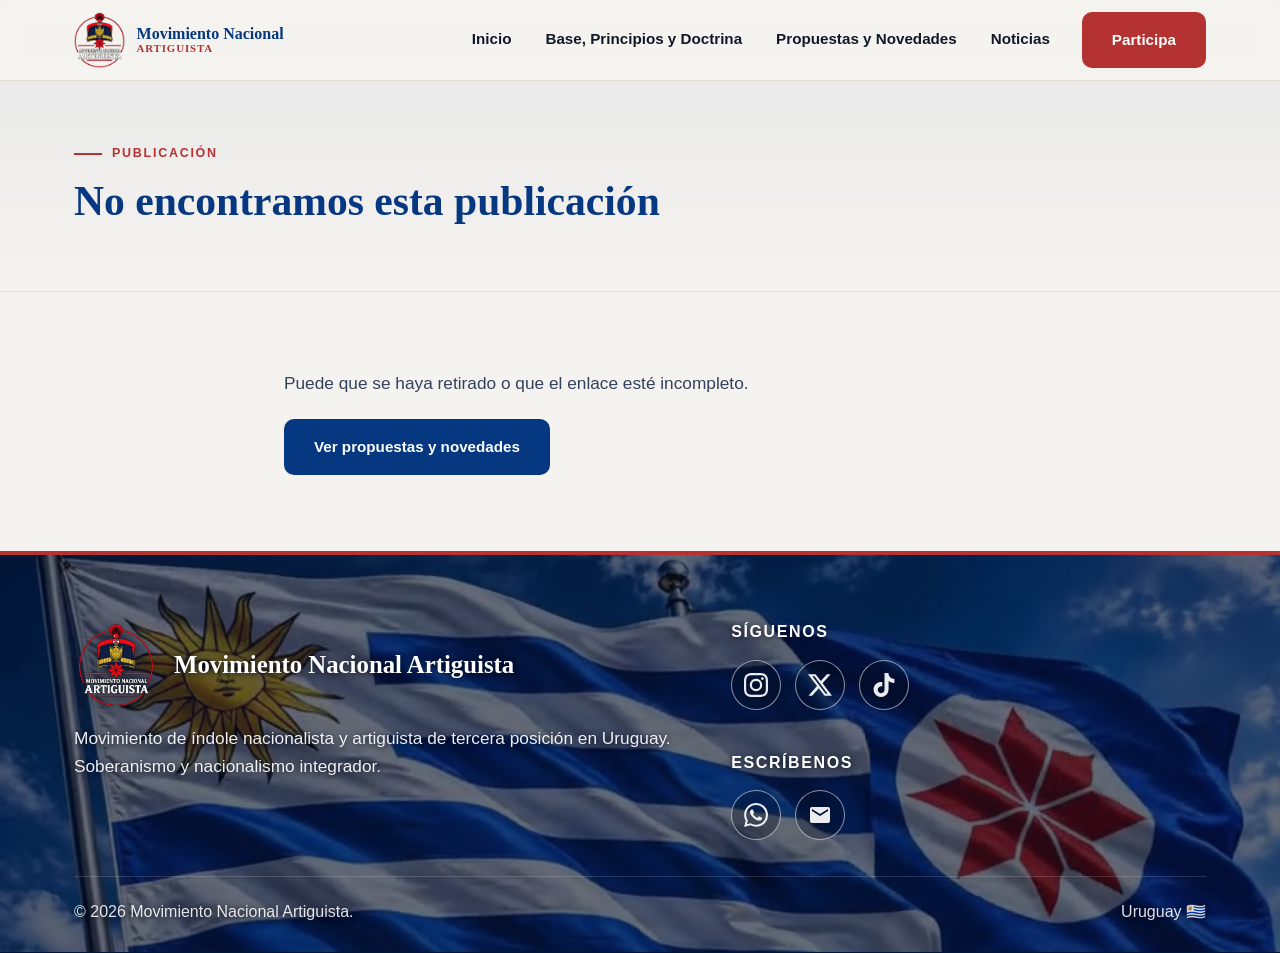
<file: articulo.html>
<!DOCTYPE html>
<html lang="es-UY">
<head>
<meta charset="UTF-8">
<meta http-equiv="Content-Security-Policy" content="default-src 'self'; base-uri 'self'; object-src 'none'; form-action 'self'; script-src 'self'; style-src 'self' 'unsafe-inline' https://fonts.googleapis.com; font-src 'self' https://fonts.gstatic.com; img-src 'self' data:; media-src 'self'; connect-src 'self' https://formsubmit.co; frame-src https://www.youtube-nocookie.com">
<meta name="referrer" content="strict-origin-when-cross-origin">
<meta name="viewport" content="width=device-width, initial-scale=1.0">
<title>Publicación — Movimiento Nacional Artiguista</title>
<meta name="description" content="Publicación del Movimiento Nacional Artiguista.">
<meta name="theme-color" content="#063882">
<meta property="og:type" content="website">
<meta property="og:locale" content="es_UY">
<meta property="og:site_name" content="Movimiento Nacional Artiguista">
<meta property="og:title" content="Publicación">
<meta property="og:description" content="Novedades y comunicados del movimiento.">
<meta property="og:image" content="https://mnacionalartiguista.org/assets/img/og-banderas-uy-mna.jpg">
<meta property="og:image:width" content="1200">
<meta property="og:image:height" content="630">
<meta property="og:image:type" content="image/jpeg">
<meta property="og:image:alt" content="Banderas de Uruguay y del Movimiento Nacional Artiguista al viento">
<meta name="twitter:card" content="summary_large_image">
<meta name="twitter:title" content="Publicación — Movimiento Nacional Artiguista">
<meta name="twitter:description" content="Novedades y comunicados del movimiento.">
<meta name="twitter:image" content="https://mnacionalartiguista.org/assets/img/og-banderas-uy-mna.jpg">
<link rel="icon" href="favicon.ico" sizes="16x16 32x32 48x48">
<link rel="icon" type="image/png" href="assets/img/favicon-192.png" sizes="192x192">
<link rel="apple-touch-icon" href="assets/img/apple-touch-icon.png">
<link rel="preconnect" href="https://fonts.googleapis.com">
<link rel="preconnect" href="https://fonts.gstatic.com" crossorigin>
<link href="https://fonts.googleapis.com/css2?family=Libre+Baskerville:wght@400;700&family=Inter:wght@400;500;600;700&display=swap" rel="stylesheet">
<link rel="stylesheet" href="assets/css/styles.css">
</head>
<body>

<header class="encabezado">
  <div class="contenedor encabezado__barra">
    <a href="index.html" class="marca">
      <img src="assets/img/logo-sf-chico.webp" alt="Escudo del Movimiento Nacional Artiguista" width="260" height="288">
      <span class="marca__texto">
        <strong>Movimiento Nacional</strong>
        <span>ARTIGUISTA</span>
      </span>
    </a>
    <nav class="nav-principal" aria-label="Navegación principal">
      <a href="index.html">Inicio</a>
      <a href="principios.html">Base, Principios y Doctrina</a>
      <a href="propuestas.html">Propuestas y Novedades</a>
      <a href="noticias.html">Noticias</a>
      <a href="participa.html" class="boton boton-rojo">Participa</a>
    </nav>
    <button class="menu-toggle" aria-label="Abrir menú" aria-expanded="false"><span></span></button>
  </div>
</header>

<main>
  <section class="pagina-hero">
    <div class="contenedor">
      <p class="eyebrow" id="articulo-eyebrow">Publicación</p>
      <h1 id="articulo-titulo">Cargando…</h1>
      <p class="articulo__fecha" id="articulo-fecha"></p>
    </div>
  </section>

  <section class="seccion">
    <div class="contenedor articulo" id="articulo-contenido" aria-live="polite"></div>
  </section>
</main>

<footer class="pie">
  <video class="seccion__video-fondo" autoplay muted loop playsinline preload="none" poster="assets/video/banderas-uy-mna-pie-poster.jpg" aria-hidden="true" tabindex="-1">
    <source data-src="assets/video/banderas-uy-mna-pie.mp4" type="video/mp4">
  </video>
  <div class="seccion__video-capa"></div>
  <div class="contenedor">
    <div class="pie__grid">
      <div>
        <div class="pie__marca">
          <img src="assets/img/logo-sf-chico.webp" alt="Escudo del Movimiento Nacional Artiguista" width="260" height="288">
          <strong>Movimiento Nacional Artiguista</strong>
        </div>
        <p data-contenido="pie.bio" data-tipo="texto">Movimiento de índole nacionalista y artiguista de tercera posición en Uruguay. Soberanismo y nacionalismo integrador.</p>
      </div>
      <div>
        <h2>Síguenos</h2>
        <div class="pie__redes">
          <a href="#" target="_blank" rel="noopener" aria-label="Instagram" data-red="instagram" hidden><svg class="pie__icono" viewBox="0 0 24 24" aria-hidden="true"><path fill="currentColor" d="M7.0301.084c-1.2768.0602-2.1487.264-2.911.5634-.7888.3075-1.4575.72-2.1228 1.3877-.6652.6677-1.075 1.3368-1.3802 2.127-.2954.7638-.4956 1.6365-.552 2.914-.0564 1.2775-.0689 1.6882-.0626 4.947.0062 3.2586.0206 3.6671.0825 4.9473.061 1.2765.264 2.1482.5635 2.9107.308.7889.72 1.4573 1.388 2.1228.6679.6655 1.3365 1.0743 2.1285 1.38.7632.295 1.6361.4961 2.9134.552 1.2773.056 1.6884.069 4.9462.0627 3.2578-.0062 3.668-.0207 4.9478-.0814 1.28-.0607 2.147-.2652 2.9098-.5633.7889-.3086 1.4578-.72 2.1228-1.3881.665-.6682 1.0745-1.3378 1.3795-2.1284.2957-.7632.4966-1.636.552-2.9124.056-1.2809.0692-1.6898.063-4.948-.0063-3.2583-.021-3.6668-.0817-4.9465-.0607-1.2797-.264-2.1487-.5633-2.9117-.3084-.7889-.72-1.4568-1.3876-2.1228C21.2982 1.33 20.628.9208 19.8378.6165 19.074.321 18.2017.1197 16.9244.0645 15.6471.0093 15.236-.005 11.977.0014 8.718.0076 8.31.0215 7.0301.0839m.1402 21.6932c-1.17-.0509-1.8053-.2453-2.2287-.408-.5606-.216-.96-.4771-1.3819-.895-.422-.4178-.6811-.8186-.9-1.378-.1644-.4234-.3624-1.058-.4171-2.228-.0595-1.2645-.072-1.6442-.079-4.848-.007-3.2037.0053-3.583.0607-4.848.05-1.169.2456-1.805.408-2.2282.216-.5613.4762-.96.895-1.3816.4188-.4217.8184-.6814 1.3783-.9003.423-.1651 1.0575-.3614 2.227-.4171 1.2655-.06 1.6447-.072 4.848-.079 3.2033-.007 3.5835.005 4.8495.0608 1.169.0508 1.8053.2445 2.228.408.5608.216.96.4754 1.3816.895.4217.4194.6816.8176.9005 1.3787.1653.4217.3617 1.056.4169 2.2263.0602 1.2655.0739 1.645.0796 4.848.0058 3.203-.0055 3.5834-.061 4.848-.051 1.17-.245 1.8055-.408 2.2294-.216.5604-.4763.96-.8954 1.3814-.419.4215-.8181.6811-1.3783.9-.4224.1649-1.0577.3617-2.2262.4174-1.2656.0595-1.6448.072-4.8493.079-3.2045.007-3.5825-.006-4.848-.0608M16.953 5.5864A1.44 1.44 0 1 0 18.39 4.144a1.44 1.44 0 0 0-1.437 1.4424M5.8385 12.012c.0067 3.4032 2.7706 6.1557 6.173 6.1493 3.4026-.0065 6.157-2.7701 6.1506-6.1733-.0065-3.4032-2.771-6.1565-6.174-6.1498-3.403.0067-6.156 2.771-6.1496 6.1738M8 12.0077a4 4 0 1 1 4.008 3.9921A3.9996 3.9996 0 0 1 8 12.0077"/></svg></a>
          <a href="#" target="_blank" rel="noopener" aria-label="X" data-red="x" hidden><svg class="pie__icono" viewBox="0 0 24 24" aria-hidden="true"><path fill="currentColor" d="M18.901 1.153h3.68l-8.04 9.19L24 22.846h-7.406l-5.8-7.584-6.638 7.584H.474l8.6-9.83L0 1.154h7.594l5.243 6.932ZM17.61 20.644h2.039L6.486 3.24H4.298Z"/></svg></a>
          <a href="#" target="_blank" rel="noopener" aria-label="Facebook" data-red="facebook" hidden><svg class="pie__icono" viewBox="0 0 24 24" aria-hidden="true"><path fill="currentColor" d="M9.101 23.691v-7.98H6.627v-3.667h2.474v-1.58c0-4.085 1.848-5.978 5.858-5.978.401 0 .955.042 1.468.103a8.68 8.68 0 0 1 1.141.195v3.325a8.623 8.623 0 0 0-.653-.036 26.805 26.805 0 0 0-.733-.009c-.707 0-1.259.096-1.675.309a1.686 1.686 0 0 0-.679.622c-.258.42-.374.995-.374 1.752v1.297h3.919l-.386 2.103-.287 1.564h-3.246v8.245C19.396 23.238 24 18.179 24 12.044c0-6.627-5.373-12-12-12s-12 5.373-12 12c0 5.628 3.874 10.35 9.101 11.647Z"/></svg></a>
          <a href="#" target="_blank" rel="noopener" aria-label="TikTok" data-red="tiktok" hidden><svg class="pie__icono" viewBox="0 0 24 24" aria-hidden="true"><path fill="currentColor" d="M12.525.02c1.31-.02 2.61-.01 3.91-.02.08 1.53.63 3.09 1.75 4.17 1.12 1.11 2.7 1.62 4.24 1.79v4.03c-1.44-.05-2.89-.35-4.2-.97-.57-.26-1.1-.59-1.62-.93-.01 2.92.01 5.84-.02 8.75-.08 1.4-.54 2.79-1.35 3.94-1.31 1.92-3.58 3.17-5.91 3.21-1.43.08-2.86-.31-4.08-1.03-2.02-1.19-3.44-3.37-3.65-5.71-.02-.5-.03-1-.01-1.49.18-1.9 1.12-3.72 2.58-4.96 1.66-1.44 3.98-2.13 6.15-1.72.02 1.48-.04 2.96-.04 4.44-.99-.32-2.15-.23-3.02.37-.63.41-1.11 1.04-1.36 1.75-.21.51-.15 1.07-.14 1.61.24 1.64 1.82 3.02 3.5 2.87 1.12-.01 2.19-.66 2.77-1.61.19-.33.4-.67.41-1.06.1-1.79.06-3.57.07-5.36.01-4.03-.01-8.05.02-12.07Z"/></svg></a>
        </div>
        <h2 class="pie__subtitulo">Escríbenos</h2>
        <div class="pie__redes">
          <a href="https://wa.me/59899781220?text=Hola%2C%20quiero%20sumarme%20al%20Movimiento%20Nacional%20Artiguista." target="_blank" rel="noopener" aria-label="WhatsApp"><svg class="pie__icono" viewBox="0 0 24 24" aria-hidden="true"><path fill="currentColor" d="M17.472 14.382c-.297-.149-1.758-.867-2.03-.967-.273-.099-.471-.148-.67.15-.197.297-.767.966-.94 1.164-.173.199-.347.223-.644.075-.297-.15-1.255-.463-2.39-1.475-.883-.788-1.48-1.761-1.653-2.059-.173-.297-.018-.458.13-.606.134-.133.298-.347.446-.52.149-.174.198-.298.298-.497.099-.198.05-.371-.025-.52-.075-.149-.669-1.612-.916-2.207-.242-.579-.487-.5-.669-.51-.173-.008-.371-.01-.57-.01-.198 0-.52.074-.792.372-.272.297-1.04 1.016-1.04 2.479 0 1.462 1.065 2.875 1.213 3.074.149.198 2.096 3.2 5.077 4.487.709.306 1.262.489 1.694.625.712.227 1.36.195 1.871.118.571-.085 1.758-.719 2.006-1.413.248-.694.248-1.289.173-1.413-.074-.124-.272-.198-.57-.347m-5.421 7.403h-.004a9.87 9.87 0 01-5.031-1.378l-.361-.214-3.741.982.998-3.648-.235-.374a9.86 9.86 0 01-1.51-5.26c.001-5.45 4.436-9.884 9.888-9.884 2.64 0 5.122 1.03 6.988 2.898a9.825 9.825 0 012.893 6.994c-.003 5.45-4.437 9.884-9.885 9.884m8.413-18.297A11.815 11.815 0 0012.05 0C5.495 0 .16 5.335.157 11.892c0 2.096.547 4.142 1.588 5.945L.057 24l6.305-1.654a11.882 11.882 0 005.683 1.448h.005c6.554 0 11.89-5.335 11.893-11.893a11.821 11.821 0 00-3.48-8.413Z"/></svg></a>
          <a href="mailto:mna1811.uy@gmail.com" aria-label="Correo"><svg class="pie__icono" viewBox="0 0 24 24" aria-hidden="true"><path fill="currentColor" d="M20 4H4c-1.1 0-1.99.9-1.99 2L2 18c0 1.1.9 2 2 2h16c1.1 0 2-.9 2-2V6c0-1.1-.9-2-2-2zm0 4l-8 5-8-5V6l8 5 8-5v2z"/></svg></a>
        </div>
      </div>
    </div>
    <div class="pie__inferior">
      <span>© 2026 Movimiento Nacional Artiguista.</span>
      <span>Uruguay 🇺🇾</span>
    </div>
  </div>
</footer>

<script src="assets/js/main.js"></script>
<script src="assets/js/redes.js"></script>
<script src="assets/js/compartir.js"></script>
<script src="assets/js/datos.js"></script>
<script src="assets/js/articulo.js"></script>
</body>
</html>
</file>
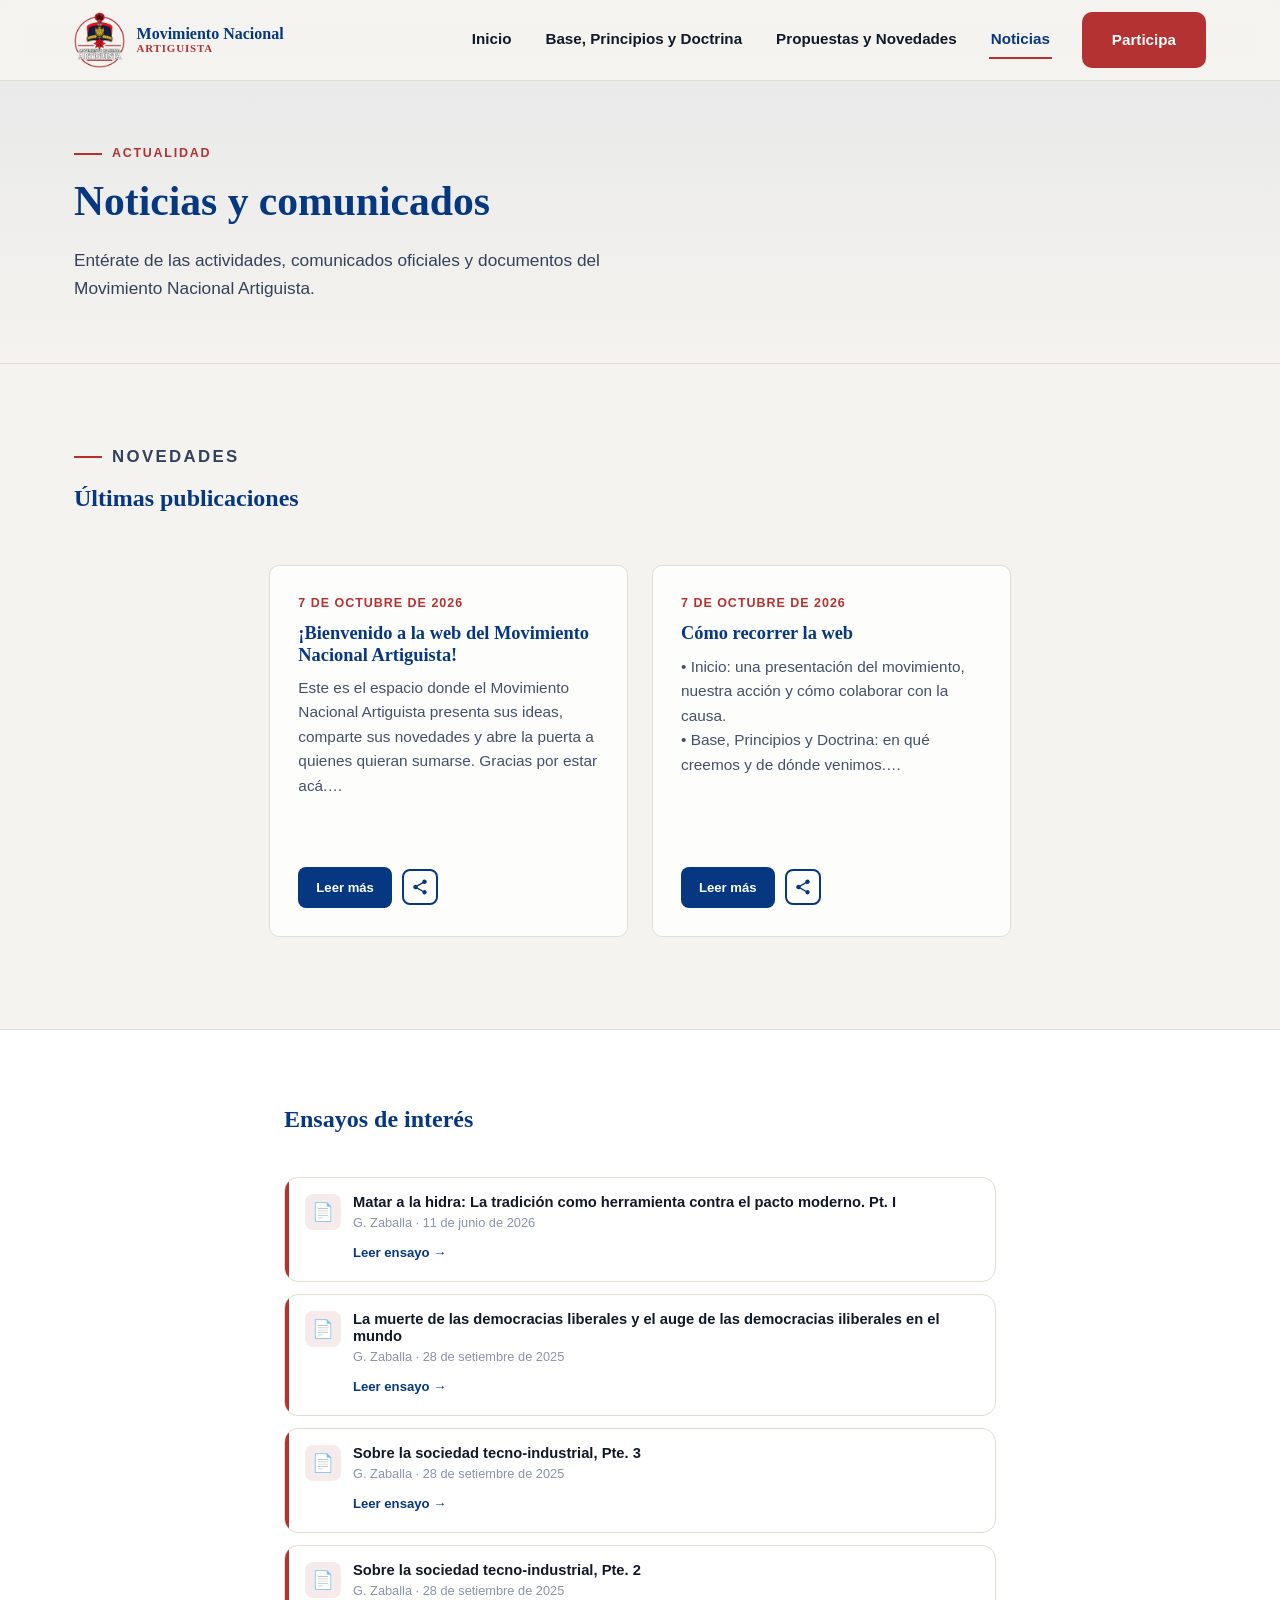
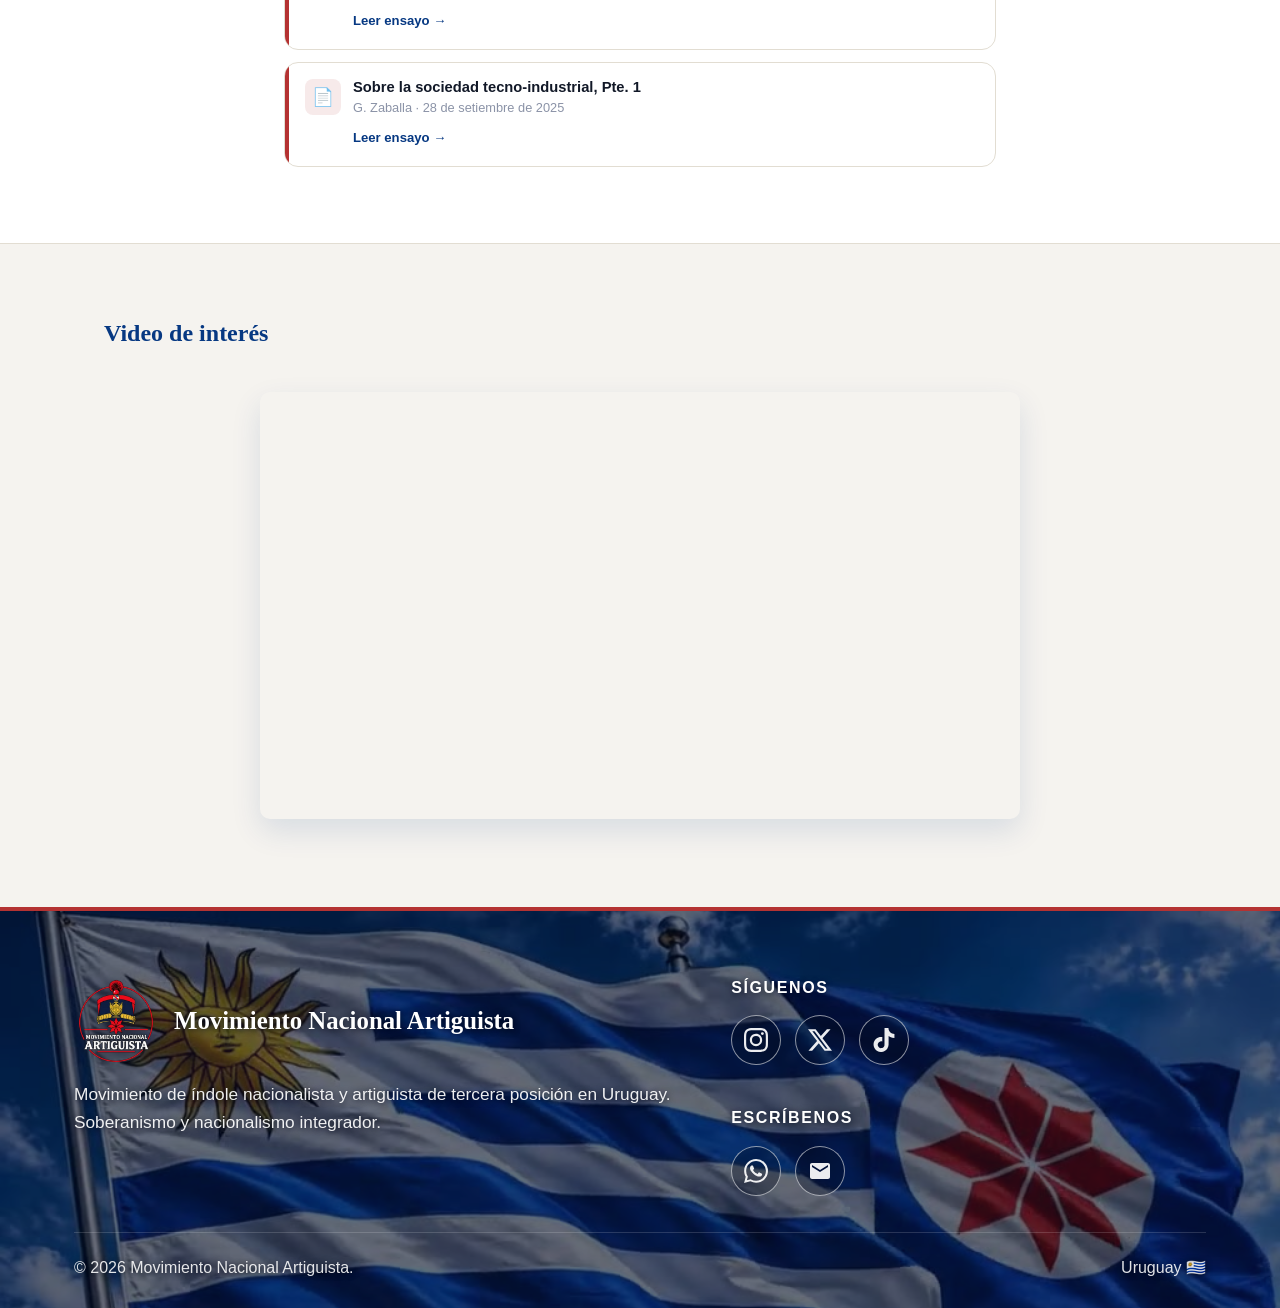
<file: noticias.html>
<!DOCTYPE html>
<html lang="es-UY">
<head>
<meta charset="UTF-8">
<meta http-equiv="Content-Security-Policy" content="default-src 'self'; base-uri 'self'; object-src 'none'; form-action 'self'; script-src 'self'; style-src 'self' 'unsafe-inline' https://fonts.googleapis.com; font-src 'self' https://fonts.gstatic.com; img-src 'self' data:; media-src 'self'; connect-src 'self' https://formsubmit.co; frame-src https://www.youtube-nocookie.com">
<meta name="referrer" content="strict-origin-when-cross-origin">
<meta name="viewport" content="width=device-width, initial-scale=1.0">
<title>Noticias — Movimiento Nacional Artiguista de Uruguay</title>
<meta name="description" content="Novedades, comunicados y documentos oficiales del Movimiento Nacional Artiguista de Uruguay.">
<link rel="canonical" href="https://mnacionalartiguista.org/noticias.html">
<meta name="theme-color" content="#063882">
<meta property="og:type" content="website">
<meta property="og:locale" content="es_UY">
<meta property="og:site_name" content="Movimiento Nacional Artiguista">
<meta property="og:title" content="Noticias">
<meta property="og:description" content="Novedades, comunicados y documentos oficiales.">
<meta property="og:url" content="https://mnacionalartiguista.org/noticias.html">
<meta property="og:image" content="https://mnacionalartiguista.org/assets/img/og-banderas-uy-mna.jpg">
<meta property="og:image:width" content="1200">
<meta property="og:image:height" content="630">
<meta property="og:image:type" content="image/jpeg">
<meta property="og:image:alt" content="Banderas de Uruguay y del Movimiento Nacional Artiguista al viento">
<meta name="twitter:card" content="summary_large_image">
<meta name="twitter:title" content="Noticias — Movimiento Nacional Artiguista de Uruguay">
<meta name="twitter:description" content="Novedades, comunicados y documentos oficiales.">
<meta name="twitter:image" content="https://mnacionalartiguista.org/assets/img/og-banderas-uy-mna.jpg">
<script type="application/ld+json">
{"@context":"https://schema.org","@type":"BreadcrumbList","itemListElement":[{"@type":"ListItem","position":1,"name":"Inicio","item":"https://mnacionalartiguista.org/"},{"@type":"ListItem","position":2,"name":"Noticias","item":"https://mnacionalartiguista.org/noticias.html"}]}
</script>
<link rel="icon" href="favicon.ico" sizes="16x16 32x32 48x48">
<link rel="icon" type="image/png" href="assets/img/favicon-192.png" sizes="192x192">
<link rel="apple-touch-icon" href="assets/img/apple-touch-icon.png">
<link rel="preconnect" href="https://fonts.googleapis.com">
<link rel="preconnect" href="https://fonts.gstatic.com" crossorigin>
<link href="https://fonts.googleapis.com/css2?family=Libre+Baskerville:wght@400;700&family=Inter:wght@400;500;600;700&display=swap" rel="stylesheet">
<link rel="stylesheet" href="assets/css/styles.css">
</head>
<body>

<header class="encabezado">
  <div class="contenedor encabezado__barra">
    <a href="index.html" class="marca">
      <img src="assets/img/logo-sf-chico.webp" alt="Escudo del Movimiento Nacional Artiguista" width="260" height="288">
      <span class="marca__texto">
        <strong>Movimiento Nacional</strong>
        <span>ARTIGUISTA</span>
      </span>
    </a>
    <nav class="nav-principal" aria-label="Navegación principal">
      <a href="index.html">Inicio</a>
      <a href="principios.html">Base, Principios y Doctrina</a>
      <a href="propuestas.html">Propuestas y Novedades</a>
      <a href="noticias.html" aria-current="page">Noticias</a>
      <a href="participa.html" class="boton boton-rojo">Participa</a>
    </nav>
    <button class="menu-toggle" aria-label="Abrir menú" aria-expanded="false"><span></span></button>
  </div>
</header>

<main>
  <section class="pagina-hero">
    <div class="contenedor">
      <p class="eyebrow" data-contenido="noticias.hero.eyebrow" data-tipo="texto">Actualidad</p>
      <h1 data-contenido="noticias.hero.titulo" data-tipo="texto">Noticias y comunicados</h1>
      <p class="pagina-hero__lead" data-contenido="noticias.hero.texto" data-tipo="texto">Entérate de las actividades, comunicados oficiales y documentos del Movimiento Nacional Artiguista.</p>
    </div>
  </section>

  <section class="seccion">
    <div class="contenedor">
      <div class="seccion__cabecera">
        <p class="eyebrow" data-contenido="noticias.novedades.eyebrow" data-tipo="texto">Novedades</p>
        <h2 data-contenido="noticias.novedades.titulo" data-tipo="texto">Últimas publicaciones</h2>
      </div>
      <div class="carrusel-paralelo" id="carrusel-novedades">
        <div class="carrusel-paralelo__pista"></div>
        <button type="button" class="carrusel-paralelo__flecha carrusel-paralelo__flecha--prev" aria-label="Novedades anteriores" hidden>‹</button>
        <button type="button" class="carrusel-paralelo__flecha carrusel-paralelo__flecha--next" aria-label="Novedades siguientes" hidden>›</button>
      </div>
    </div>
  </section>

  <section class="seccion seccion--alterna">
    <div class="contenedor" style="max-width:760px;">
      <div class="seccion__cabecera">
        <h2 data-contenido="noticias.ensayos.titulo" data-tipo="texto">Ensayos de interés</h2>
      </div>
      <div class="lista-documentos lista-ensayos" id="lista-ensayos-publico" data-animar-grupo>
        <div class="documento-item tarjeta--anima">
          <div class="documento-item__icono">📄</div>
          <div class="documento-item__cuerpo">
            <h3>Matar a la hidra: La tradición como herramienta contra el pacto moderno. Pt. I</h3>
            <p>G. Zaballa · 11 de junio de 2026</p>
            <a href="https://gzaballa.blogspot.com/2026/06/ensayos-matar-la-hidra-la-tradicion.html" target="_blank" rel="noopener">Leer ensayo <span class="documento-item__flecha" aria-hidden="true">→</span></a>
          </div>
        </div>
        <div class="documento-item tarjeta--anima">
          <div class="documento-item__icono">📄</div>
          <div class="documento-item__cuerpo">
            <h3>La muerte de las democracias liberales y el auge de las democracias iliberales en el mundo</h3>
            <p>G. Zaballa · 28 de septiembre de 2025</p>
            <a href="https://gzaballa.blogspot.com/2025/09/ensayos-la-muerte-de-las-democracias.html" target="_blank" rel="noopener">Leer ensayo <span class="documento-item__flecha" aria-hidden="true">→</span></a>
          </div>
        </div>
        <div class="documento-item tarjeta--anima">
          <div class="documento-item__icono">📄</div>
          <div class="documento-item__cuerpo">
            <h3>Sobre la sociedad tecno-industrial, Pte. 3</h3>
            <p>G. Zaballa · 28 de septiembre de 2025</p>
            <a href="https://gzaballa.blogspot.com/2025/09/ensayos-sobre-la-sociedad-tecno_71.html" target="_blank" rel="noopener">Leer ensayo <span class="documento-item__flecha" aria-hidden="true">→</span></a>
          </div>
        </div>
        <div class="documento-item tarjeta--anima">
          <div class="documento-item__icono">📄</div>
          <div class="documento-item__cuerpo">
            <h3>Sobre la sociedad tecno-industrial, Pte. 2</h3>
            <p>G. Zaballa · 28 de septiembre de 2025</p>
            <a href="https://gzaballa.blogspot.com/2025/09/ensayos-sobre-la-sociedad-tecno_28.html" target="_blank" rel="noopener">Leer ensayo <span class="documento-item__flecha" aria-hidden="true">→</span></a>
          </div>
        </div>
        <div class="documento-item tarjeta--anima">
          <div class="documento-item__icono">📄</div>
          <div class="documento-item__cuerpo">
            <h3>Sobre la sociedad tecno-industrial, Pte. 1</h3>
            <p>G. Zaballa · 28 de septiembre de 2025</p>
            <a href="https://gzaballa.blogspot.com/2025/09/ensayos-sobre-la-sociedad-tecno.html" target="_blank" rel="noopener">Leer ensayo <span class="documento-item__flecha" aria-hidden="true">→</span></a>
          </div>
        </div>
      </div>
    </div>
  </section>

  <section class="seccion" id="seccion-video-interes">
    <div class="contenedor" style="max-width:1120px;">
      <div class="seccion__cabecera">
        <h2 data-contenido="noticias.video.titulo" data-tipo="texto">Video de interés</h2>
      </div>
      <div class="videos-interes videos-interes--uno" id="videos-interes">
        <figure class="video-interes">
          <div class="video-incrustado" style="box-shadow:var(--sombra);">
            <iframe src="https://www.youtube-nocookie.com/embed/GNsgSAXOJuk" title="Video de interés" loading="lazy" allow="accelerometer; autoplay; clipboard-write; encrypted-media; gyroscope; picture-in-picture; web-share" referrerpolicy="strict-origin-when-cross-origin" allowfullscreen></iframe>
          </div>
        </figure>
      </div>
    </div>
  </section>
</main>

<footer class="pie">
  <video class="seccion__video-fondo" autoplay muted loop playsinline preload="none" poster="assets/video/banderas-uy-mna-pie-poster.jpg" aria-hidden="true" tabindex="-1">
    <source data-src="assets/video/banderas-uy-mna-pie.mp4" type="video/mp4">
  </video>
  <div class="seccion__video-capa"></div>
  <div class="contenedor">
    <div class="pie__grid">
      <div>
        <div class="pie__marca">
          <img src="assets/img/logo-sf-chico.webp" alt="Escudo del Movimiento Nacional Artiguista" width="260" height="288">
          <strong>Movimiento Nacional Artiguista</strong>
        </div>
        <p data-contenido="pie.bio" data-tipo="texto">Movimiento de índole nacionalista y artiguista de tercera posición en Uruguay. Soberanismo y nacionalismo integrador.</p>
      </div>
      <div>
        <h2>Síguenos</h2>
        <div class="pie__redes">
          <a href="#" target="_blank" rel="noopener" aria-label="Instagram" data-red="instagram" hidden><svg class="pie__icono" viewBox="0 0 24 24" aria-hidden="true"><path fill="currentColor" d="M7.0301.084c-1.2768.0602-2.1487.264-2.911.5634-.7888.3075-1.4575.72-2.1228 1.3877-.6652.6677-1.075 1.3368-1.3802 2.127-.2954.7638-.4956 1.6365-.552 2.914-.0564 1.2775-.0689 1.6882-.0626 4.947.0062 3.2586.0206 3.6671.0825 4.9473.061 1.2765.264 2.1482.5635 2.9107.308.7889.72 1.4573 1.388 2.1228.6679.6655 1.3365 1.0743 2.1285 1.38.7632.295 1.6361.4961 2.9134.552 1.2773.056 1.6884.069 4.9462.0627 3.2578-.0062 3.668-.0207 4.9478-.0814 1.28-.0607 2.147-.2652 2.9098-.5633.7889-.3086 1.4578-.72 2.1228-1.3881.665-.6682 1.0745-1.3378 1.3795-2.1284.2957-.7632.4966-1.636.552-2.9124.056-1.2809.0692-1.6898.063-4.948-.0063-3.2583-.021-3.6668-.0817-4.9465-.0607-1.2797-.264-2.1487-.5633-2.9117-.3084-.7889-.72-1.4568-1.3876-2.1228C21.2982 1.33 20.628.9208 19.8378.6165 19.074.321 18.2017.1197 16.9244.0645 15.6471.0093 15.236-.005 11.977.0014 8.718.0076 8.31.0215 7.0301.0839m.1402 21.6932c-1.17-.0509-1.8053-.2453-2.2287-.408-.5606-.216-.96-.4771-1.3819-.895-.422-.4178-.6811-.8186-.9-1.378-.1644-.4234-.3624-1.058-.4171-2.228-.0595-1.2645-.072-1.6442-.079-4.848-.007-3.2037.0053-3.583.0607-4.848.05-1.169.2456-1.805.408-2.2282.216-.5613.4762-.96.895-1.3816.4188-.4217.8184-.6814 1.3783-.9003.423-.1651 1.0575-.3614 2.227-.4171 1.2655-.06 1.6447-.072 4.848-.079 3.2033-.007 3.5835.005 4.8495.0608 1.169.0508 1.8053.2445 2.228.408.5608.216.96.4754 1.3816.895.4217.4194.6816.8176.9005 1.3787.1653.4217.3617 1.056.4169 2.2263.0602 1.2655.0739 1.645.0796 4.848.0058 3.203-.0055 3.5834-.061 4.848-.051 1.17-.245 1.8055-.408 2.2294-.216.5604-.4763.96-.8954 1.3814-.419.4215-.8181.6811-1.3783.9-.4224.1649-1.0577.3617-2.2262.4174-1.2656.0595-1.6448.072-4.8493.079-3.2045.007-3.5825-.006-4.848-.0608M16.953 5.5864A1.44 1.44 0 1 0 18.39 4.144a1.44 1.44 0 0 0-1.437 1.4424M5.8385 12.012c.0067 3.4032 2.7706 6.1557 6.173 6.1493 3.4026-.0065 6.157-2.7701 6.1506-6.1733-.0065-3.4032-2.771-6.1565-6.174-6.1498-3.403.0067-6.156 2.771-6.1496 6.1738M8 12.0077a4 4 0 1 1 4.008 3.9921A3.9996 3.9996 0 0 1 8 12.0077"/></svg></a>
          <a href="#" target="_blank" rel="noopener" aria-label="X" data-red="x" hidden><svg class="pie__icono" viewBox="0 0 24 24" aria-hidden="true"><path fill="currentColor" d="M18.901 1.153h3.68l-8.04 9.19L24 22.846h-7.406l-5.8-7.584-6.638 7.584H.474l8.6-9.83L0 1.154h7.594l5.243 6.932ZM17.61 20.644h2.039L6.486 3.24H4.298Z"/></svg></a>
          <a href="#" target="_blank" rel="noopener" aria-label="Facebook" data-red="facebook" hidden><svg class="pie__icono" viewBox="0 0 24 24" aria-hidden="true"><path fill="currentColor" d="M9.101 23.691v-7.98H6.627v-3.667h2.474v-1.58c0-4.085 1.848-5.978 5.858-5.978.401 0 .955.042 1.468.103a8.68 8.68 0 0 1 1.141.195v3.325a8.623 8.623 0 0 0-.653-.036 26.805 26.805 0 0 0-.733-.009c-.707 0-1.259.096-1.675.309a1.686 1.686 0 0 0-.679.622c-.258.42-.374.995-.374 1.752v1.297h3.919l-.386 2.103-.287 1.564h-3.246v8.245C19.396 23.238 24 18.179 24 12.044c0-6.627-5.373-12-12-12s-12 5.373-12 12c0 5.628 3.874 10.35 9.101 11.647Z"/></svg></a>
          <a href="#" target="_blank" rel="noopener" aria-label="TikTok" data-red="tiktok" hidden><svg class="pie__icono" viewBox="0 0 24 24" aria-hidden="true"><path fill="currentColor" d="M12.525.02c1.31-.02 2.61-.01 3.91-.02.08 1.53.63 3.09 1.75 4.17 1.12 1.11 2.7 1.62 4.24 1.79v4.03c-1.44-.05-2.89-.35-4.2-.97-.57-.26-1.1-.59-1.62-.93-.01 2.92.01 5.84-.02 8.75-.08 1.4-.54 2.79-1.35 3.94-1.31 1.92-3.58 3.17-5.91 3.21-1.43.08-2.86-.31-4.08-1.03-2.02-1.19-3.44-3.37-3.65-5.71-.02-.5-.03-1-.01-1.49.18-1.9 1.12-3.72 2.58-4.96 1.66-1.44 3.98-2.13 6.15-1.72.02 1.48-.04 2.96-.04 4.44-.99-.32-2.15-.23-3.02.37-.63.41-1.11 1.04-1.36 1.75-.21.51-.15 1.07-.14 1.61.24 1.64 1.82 3.02 3.5 2.87 1.12-.01 2.19-.66 2.77-1.61.19-.33.4-.67.41-1.06.1-1.79.06-3.57.07-5.36.01-4.03-.01-8.05.02-12.07Z"/></svg></a>
        </div>
        <h2 class="pie__subtitulo">Escríbenos</h2>
        <div class="pie__redes">
          <a href="https://wa.me/59899781220?text=Hola%2C%20quiero%20sumarme%20al%20Movimiento%20Nacional%20Artiguista." target="_blank" rel="noopener" aria-label="WhatsApp"><svg class="pie__icono" viewBox="0 0 24 24" aria-hidden="true"><path fill="currentColor" d="M17.472 14.382c-.297-.149-1.758-.867-2.03-.967-.273-.099-.471-.148-.67.15-.197.297-.767.966-.94 1.164-.173.199-.347.223-.644.075-.297-.15-1.255-.463-2.39-1.475-.883-.788-1.48-1.761-1.653-2.059-.173-.297-.018-.458.13-.606.134-.133.298-.347.446-.52.149-.174.198-.298.298-.497.099-.198.05-.371-.025-.52-.075-.149-.669-1.612-.916-2.207-.242-.579-.487-.5-.669-.51-.173-.008-.371-.01-.57-.01-.198 0-.52.074-.792.372-.272.297-1.04 1.016-1.04 2.479 0 1.462 1.065 2.875 1.213 3.074.149.198 2.096 3.2 5.077 4.487.709.306 1.262.489 1.694.625.712.227 1.36.195 1.871.118.571-.085 1.758-.719 2.006-1.413.248-.694.248-1.289.173-1.413-.074-.124-.272-.198-.57-.347m-5.421 7.403h-.004a9.87 9.87 0 01-5.031-1.378l-.361-.214-3.741.982.998-3.648-.235-.374a9.86 9.86 0 01-1.51-5.26c.001-5.45 4.436-9.884 9.888-9.884 2.64 0 5.122 1.03 6.988 2.898a9.825 9.825 0 012.893 6.994c-.003 5.45-4.437 9.884-9.885 9.884m8.413-18.297A11.815 11.815 0 0012.05 0C5.495 0 .16 5.335.157 11.892c0 2.096.547 4.142 1.588 5.945L.057 24l6.305-1.654a11.882 11.882 0 005.683 1.448h.005c6.554 0 11.89-5.335 11.893-11.893a11.821 11.821 0 00-3.48-8.413Z"/></svg></a>
          <a href="mailto:mna1811.uy@gmail.com" aria-label="Correo"><svg class="pie__icono" viewBox="0 0 24 24" aria-hidden="true"><path fill="currentColor" d="M20 4H4c-1.1 0-1.99.9-1.99 2L2 18c0 1.1.9 2 2 2h16c1.1 0 2-.9 2-2V6c0-1.1-.9-2-2-2zm0 4l-8 5-8-5V6l8 5 8-5v2z"/></svg></a>
        </div>
      </div>
    </div>
    <div class="pie__inferior">
      <span>© 2026 Movimiento Nacional Artiguista.</span>
      <span>Uruguay 🇺🇾</span>
    </div>
  </div>
</footer>

<script src="assets/js/main.js"></script>
<script src="assets/js/redes.js"></script>
<script src="assets/js/compartir.js"></script>
<script src="assets/js/datos.js"></script>
<script src="assets/js/noticias.js"></script>
<script src="assets/js/ensayos.js"></script>
<script src="assets/js/contenido.js"></script>
</body>
</html>
</file>
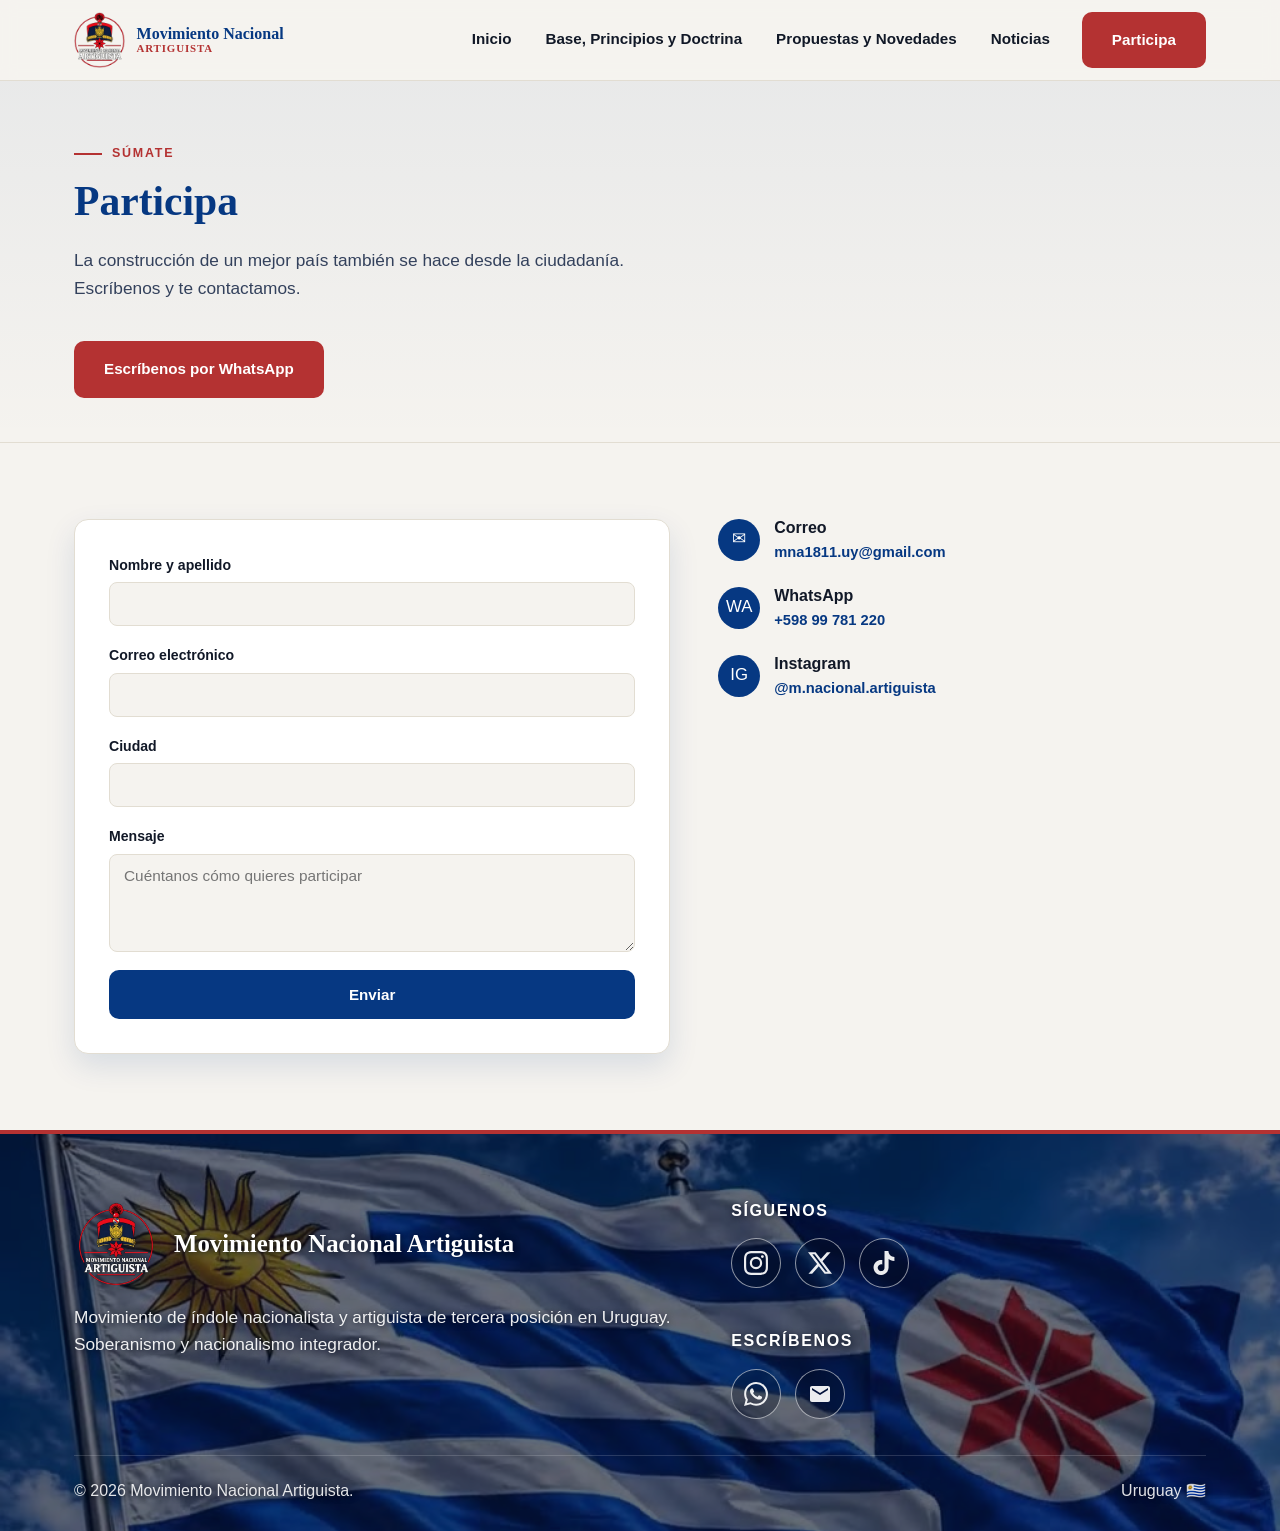
<file: participa.html>
<!DOCTYPE html>
<html lang="es-UY">
<head>
<meta charset="UTF-8">
<meta http-equiv="Content-Security-Policy" content="default-src 'self'; base-uri 'self'; object-src 'none'; form-action 'self'; script-src 'self'; style-src 'self' 'unsafe-inline' https://fonts.googleapis.com; font-src 'self' https://fonts.gstatic.com; img-src 'self' data:; media-src 'self'; connect-src 'self' https://formsubmit.co; frame-src https://www.youtube-nocookie.com">
<meta name="referrer" content="strict-origin-when-cross-origin">
<meta name="viewport" content="width=device-width, initial-scale=1.0">
<title>Participa — Movimiento Nacional Artiguista de Uruguay</title>
<meta name="description" content="Súmate al Movimiento Nacional Artiguista de Uruguay: escríbenos o contáctate por nuestras redes.">
<link rel="canonical" href="https://mnacionalartiguista.org/participa.html">
<meta name="theme-color" content="#063882">
<meta property="og:type" content="website">
<meta property="og:locale" content="es_UY">
<meta property="og:site_name" content="Movimiento Nacional Artiguista">
<meta property="og:title" content="Participa">
<meta property="og:description" content="Súmate: escríbenos o contáctate por nuestras redes.">
<meta property="og:url" content="https://mnacionalartiguista.org/participa.html">
<meta property="og:image" content="https://mnacionalartiguista.org/assets/img/og-banderas-uy-mna.jpg">
<meta property="og:image:width" content="1200">
<meta property="og:image:height" content="630">
<meta property="og:image:type" content="image/jpeg">
<meta property="og:image:alt" content="Banderas de Uruguay y del Movimiento Nacional Artiguista al viento">
<meta name="twitter:card" content="summary_large_image">
<meta name="twitter:title" content="Participa — Movimiento Nacional Artiguista de Uruguay">
<meta name="twitter:description" content="Súmate: escríbenos o contáctate por nuestras redes.">
<meta name="twitter:image" content="https://mnacionalartiguista.org/assets/img/og-banderas-uy-mna.jpg">
<script type="application/ld+json">
{"@context":"https://schema.org","@type":"BreadcrumbList","itemListElement":[{"@type":"ListItem","position":1,"name":"Inicio","item":"https://mnacionalartiguista.org/"},{"@type":"ListItem","position":2,"name":"Participa","item":"https://mnacionalartiguista.org/participa.html"}]}
</script>
<link rel="icon" href="favicon.ico" sizes="16x16 32x32 48x48">
<link rel="icon" type="image/png" href="assets/img/favicon-192.png" sizes="192x192">
<link rel="apple-touch-icon" href="assets/img/apple-touch-icon.png">
<link rel="preconnect" href="https://fonts.googleapis.com">
<link rel="preconnect" href="https://fonts.gstatic.com" crossorigin>
<link href="https://fonts.googleapis.com/css2?family=Libre+Baskerville:wght@400;700&family=Inter:wght@400;500;600;700&display=swap" rel="stylesheet">
<link rel="stylesheet" href="assets/css/styles.css">
</head>
<body>

<header class="encabezado">
  <div class="contenedor encabezado__barra">
    <a href="index.html" class="marca">
      <img src="assets/img/logo-sf-chico.webp" alt="Escudo del Movimiento Nacional Artiguista" width="260" height="288">
      <span class="marca__texto">
        <strong>Movimiento Nacional</strong>
        <span>ARTIGUISTA</span>
      </span>
    </a>
    <nav class="nav-principal" aria-label="Navegación principal">
      <a href="index.html">Inicio</a>
      <a href="principios.html">Base, Principios y Doctrina</a>
      <a href="propuestas.html">Propuestas y Novedades</a>
      <a href="noticias.html">Noticias</a>
      <a href="participa.html" class="boton boton-rojo" aria-current="page">Participa</a>
    </nav>
    <button class="menu-toggle" aria-label="Abrir menú" aria-expanded="false"><span></span></button>
  </div>
</header>

<main>
  <section class="pagina-hero">
    <div class="contenedor">
      <p class="eyebrow" data-contenido="participa.hero.eyebrow" data-tipo="texto">Súmate</p>
      <h1 data-contenido="participa.hero.titulo" data-tipo="texto">Participa</h1>
      <p class="pagina-hero__lead" data-contenido="participa.hero.texto" data-tipo="texto">La construcción de un mejor país también se hace desde la ciudadanía. Escríbenos y te contactamos.</p>
      <a href="https://wa.me/59899781220?text=Hola%2C%20quiero%20sumarme%20al%20Movimiento%20Nacional%20Artiguista." target="_blank" rel="noopener" class="boton boton-rojo">Escríbenos por WhatsApp</a>
    </div>
  </section>

  <section class="seccion">
    <div class="contenedor">
      <div class="seccion-dividida seccion-dividida--participa">
        <form class="formulario" id="form-participa">
          <div class="campo">
            <label for="participa-nombre">Nombre y apellido</label>
            <input type="text" id="participa-nombre" required>
          </div>
          <div class="campo">
            <label for="participa-email">Correo electrónico</label>
            <input type="email" id="participa-email" required>
          </div>
          <div class="campo">
            <label for="participa-ciudad">Ciudad</label>
            <input type="text" id="participa-ciudad">
          </div>
          <div class="campo">
            <label for="participa-mensaje">Mensaje</label>
            <textarea id="participa-mensaje" rows="4" placeholder="Cuéntanos cómo quieres participar"></textarea>
          </div>
          <input type="text" name="_honey" tabindex="-1" autocomplete="off" aria-hidden="true" style="position:absolute;left:-9999px;width:1px;height:1px;opacity:0;">
          <button type="submit" class="boton boton-primario" style="width:100%;">Enviar</button>
          <div class="mensaje-envio" id="mensaje-envio" role="status">¡Gracias! Recibimos tu mensaje y te vamos a contactar a la brevedad.</div>
        </form>

        <div class="vias-contacto">
          <div class="via-contacto">
            <div class="via-contacto__icono">✉</div>
            <div>
              <h2 data-contenido="participa.via1.titulo" data-tipo="texto">Correo</h2>
              <p data-contenido="participa.via1.texto" data-tipo="texto"><a href="mailto:mna1811.uy@gmail.com">mna1811.uy@gmail.com</a></p>
            </div>
          </div>
          <div class="via-contacto">
            <div class="via-contacto__icono">WA</div>
            <div>
              <h2 data-contenido="participa.via2.titulo" data-tipo="texto">WhatsApp</h2>
              <p data-contenido="participa.via2.texto" data-tipo="texto"><a href="https://wa.me/59899781220?text=Hola%2C%20quiero%20sumarme%20al%20Movimiento%20Nacional%20Artiguista." target="_blank" rel="noopener">+598 99 781 220</a></p>
            </div>
          </div>
          <div class="via-contacto">
            <div class="via-contacto__icono">IG</div>
            <div>
              <h2 data-contenido="participa.via3.titulo" data-tipo="texto">Instagram</h2>
              <p data-contenido="participa.via3.texto" data-tipo="texto"><a href="https://www.instagram.com/m.nacional.artiguista/" target="_blank" rel="noopener">@m.nacional.artiguista</a></p>
            </div>
          </div>
        </div>
      </div>
    </div>
  </section>
</main>

<footer class="pie">
  <video class="seccion__video-fondo" autoplay muted loop playsinline preload="none" poster="assets/video/banderas-uy-mna-pie-poster.jpg" aria-hidden="true" tabindex="-1">
    <source data-src="assets/video/banderas-uy-mna-pie.mp4" type="video/mp4">
  </video>
  <div class="seccion__video-capa"></div>
  <div class="contenedor">
    <div class="pie__grid">
      <div>
        <div class="pie__marca">
          <img src="assets/img/logo-sf-chico.webp" alt="Escudo del Movimiento Nacional Artiguista" width="260" height="288">
          <strong>Movimiento Nacional Artiguista</strong>
        </div>
        <p data-contenido="pie.bio" data-tipo="texto">Movimiento de índole nacionalista y artiguista de tercera posición en Uruguay. Soberanismo y nacionalismo integrador.</p>
      </div>
      <div>
        <h2>Síguenos</h2>
        <div class="pie__redes">
          <a href="#" target="_blank" rel="noopener" aria-label="Instagram" data-red="instagram" hidden><svg class="pie__icono" viewBox="0 0 24 24" aria-hidden="true"><path fill="currentColor" d="M7.0301.084c-1.2768.0602-2.1487.264-2.911.5634-.7888.3075-1.4575.72-2.1228 1.3877-.6652.6677-1.075 1.3368-1.3802 2.127-.2954.7638-.4956 1.6365-.552 2.914-.0564 1.2775-.0689 1.6882-.0626 4.947.0062 3.2586.0206 3.6671.0825 4.9473.061 1.2765.264 2.1482.5635 2.9107.308.7889.72 1.4573 1.388 2.1228.6679.6655 1.3365 1.0743 2.1285 1.38.7632.295 1.6361.4961 2.9134.552 1.2773.056 1.6884.069 4.9462.0627 3.2578-.0062 3.668-.0207 4.9478-.0814 1.28-.0607 2.147-.2652 2.9098-.5633.7889-.3086 1.4578-.72 2.1228-1.3881.665-.6682 1.0745-1.3378 1.3795-2.1284.2957-.7632.4966-1.636.552-2.9124.056-1.2809.0692-1.6898.063-4.948-.0063-3.2583-.021-3.6668-.0817-4.9465-.0607-1.2797-.264-2.1487-.5633-2.9117-.3084-.7889-.72-1.4568-1.3876-2.1228C21.2982 1.33 20.628.9208 19.8378.6165 19.074.321 18.2017.1197 16.9244.0645 15.6471.0093 15.236-.005 11.977.0014 8.718.0076 8.31.0215 7.0301.0839m.1402 21.6932c-1.17-.0509-1.8053-.2453-2.2287-.408-.5606-.216-.96-.4771-1.3819-.895-.422-.4178-.6811-.8186-.9-1.378-.1644-.4234-.3624-1.058-.4171-2.228-.0595-1.2645-.072-1.6442-.079-4.848-.007-3.2037.0053-3.583.0607-4.848.05-1.169.2456-1.805.408-2.2282.216-.5613.4762-.96.895-1.3816.4188-.4217.8184-.6814 1.3783-.9003.423-.1651 1.0575-.3614 2.227-.4171 1.2655-.06 1.6447-.072 4.848-.079 3.2033-.007 3.5835.005 4.8495.0608 1.169.0508 1.8053.2445 2.228.408.5608.216.96.4754 1.3816.895.4217.4194.6816.8176.9005 1.3787.1653.4217.3617 1.056.4169 2.2263.0602 1.2655.0739 1.645.0796 4.848.0058 3.203-.0055 3.5834-.061 4.848-.051 1.17-.245 1.8055-.408 2.2294-.216.5604-.4763.96-.8954 1.3814-.419.4215-.8181.6811-1.3783.9-.4224.1649-1.0577.3617-2.2262.4174-1.2656.0595-1.6448.072-4.8493.079-3.2045.007-3.5825-.006-4.848-.0608M16.953 5.5864A1.44 1.44 0 1 0 18.39 4.144a1.44 1.44 0 0 0-1.437 1.4424M5.8385 12.012c.0067 3.4032 2.7706 6.1557 6.173 6.1493 3.4026-.0065 6.157-2.7701 6.1506-6.1733-.0065-3.4032-2.771-6.1565-6.174-6.1498-3.403.0067-6.156 2.771-6.1496 6.1738M8 12.0077a4 4 0 1 1 4.008 3.9921A3.9996 3.9996 0 0 1 8 12.0077"/></svg></a>
          <a href="#" target="_blank" rel="noopener" aria-label="X" data-red="x" hidden><svg class="pie__icono" viewBox="0 0 24 24" aria-hidden="true"><path fill="currentColor" d="M18.901 1.153h3.68l-8.04 9.19L24 22.846h-7.406l-5.8-7.584-6.638 7.584H.474l8.6-9.83L0 1.154h7.594l5.243 6.932ZM17.61 20.644h2.039L6.486 3.24H4.298Z"/></svg></a>
          <a href="#" target="_blank" rel="noopener" aria-label="Facebook" data-red="facebook" hidden><svg class="pie__icono" viewBox="0 0 24 24" aria-hidden="true"><path fill="currentColor" d="M9.101 23.691v-7.98H6.627v-3.667h2.474v-1.58c0-4.085 1.848-5.978 5.858-5.978.401 0 .955.042 1.468.103a8.68 8.68 0 0 1 1.141.195v3.325a8.623 8.623 0 0 0-.653-.036 26.805 26.805 0 0 0-.733-.009c-.707 0-1.259.096-1.675.309a1.686 1.686 0 0 0-.679.622c-.258.42-.374.995-.374 1.752v1.297h3.919l-.386 2.103-.287 1.564h-3.246v8.245C19.396 23.238 24 18.179 24 12.044c0-6.627-5.373-12-12-12s-12 5.373-12 12c0 5.628 3.874 10.35 9.101 11.647Z"/></svg></a>
          <a href="#" target="_blank" rel="noopener" aria-label="TikTok" data-red="tiktok" hidden><svg class="pie__icono" viewBox="0 0 24 24" aria-hidden="true"><path fill="currentColor" d="M12.525.02c1.31-.02 2.61-.01 3.91-.02.08 1.53.63 3.09 1.75 4.17 1.12 1.11 2.7 1.62 4.24 1.79v4.03c-1.44-.05-2.89-.35-4.2-.97-.57-.26-1.1-.59-1.62-.93-.01 2.92.01 5.84-.02 8.75-.08 1.4-.54 2.79-1.35 3.94-1.31 1.92-3.58 3.17-5.91 3.21-1.43.08-2.86-.31-4.08-1.03-2.02-1.19-3.44-3.37-3.65-5.71-.02-.5-.03-1-.01-1.49.18-1.9 1.12-3.72 2.58-4.96 1.66-1.44 3.98-2.13 6.15-1.72.02 1.48-.04 2.96-.04 4.44-.99-.32-2.15-.23-3.02.37-.63.41-1.11 1.04-1.36 1.75-.21.51-.15 1.07-.14 1.61.24 1.64 1.82 3.02 3.5 2.87 1.12-.01 2.19-.66 2.77-1.61.19-.33.4-.67.41-1.06.1-1.79.06-3.57.07-5.36.01-4.03-.01-8.05.02-12.07Z"/></svg></a>
        </div>
        <h2 class="pie__subtitulo">Escríbenos</h2>
        <div class="pie__redes">
          <a href="https://wa.me/59899781220?text=Hola%2C%20quiero%20sumarme%20al%20Movimiento%20Nacional%20Artiguista." target="_blank" rel="noopener" aria-label="WhatsApp"><svg class="pie__icono" viewBox="0 0 24 24" aria-hidden="true"><path fill="currentColor" d="M17.472 14.382c-.297-.149-1.758-.867-2.03-.967-.273-.099-.471-.148-.67.15-.197.297-.767.966-.94 1.164-.173.199-.347.223-.644.075-.297-.15-1.255-.463-2.39-1.475-.883-.788-1.48-1.761-1.653-2.059-.173-.297-.018-.458.13-.606.134-.133.298-.347.446-.52.149-.174.198-.298.298-.497.099-.198.05-.371-.025-.52-.075-.149-.669-1.612-.916-2.207-.242-.579-.487-.5-.669-.51-.173-.008-.371-.01-.57-.01-.198 0-.52.074-.792.372-.272.297-1.04 1.016-1.04 2.479 0 1.462 1.065 2.875 1.213 3.074.149.198 2.096 3.2 5.077 4.487.709.306 1.262.489 1.694.625.712.227 1.36.195 1.871.118.571-.085 1.758-.719 2.006-1.413.248-.694.248-1.289.173-1.413-.074-.124-.272-.198-.57-.347m-5.421 7.403h-.004a9.87 9.87 0 01-5.031-1.378l-.361-.214-3.741.982.998-3.648-.235-.374a9.86 9.86 0 01-1.51-5.26c.001-5.45 4.436-9.884 9.888-9.884 2.64 0 5.122 1.03 6.988 2.898a9.825 9.825 0 012.893 6.994c-.003 5.45-4.437 9.884-9.885 9.884m8.413-18.297A11.815 11.815 0 0012.05 0C5.495 0 .16 5.335.157 11.892c0 2.096.547 4.142 1.588 5.945L.057 24l6.305-1.654a11.882 11.882 0 005.683 1.448h.005c6.554 0 11.89-5.335 11.893-11.893a11.821 11.821 0 00-3.48-8.413Z"/></svg></a>
          <a href="mailto:mna1811.uy@gmail.com" aria-label="Correo"><svg class="pie__icono" viewBox="0 0 24 24" aria-hidden="true"><path fill="currentColor" d="M20 4H4c-1.1 0-1.99.9-1.99 2L2 18c0 1.1.9 2 2 2h16c1.1 0 2-.9 2-2V6c0-1.1-.9-2-2-2zm0 4l-8 5-8-5V6l8 5 8-5v2z"/></svg></a>
        </div>
      </div>
    </div>
    <div class="pie__inferior">
      <span>© 2026 Movimiento Nacional Artiguista.</span>
      <span>Uruguay 🇺🇾</span>
    </div>
  </div>
</footer>

<script src="assets/js/main.js"></script>
<script src="assets/js/redes.js"></script>
<script src="assets/js/contenido.js"></script>
</body>
</html>
</file>
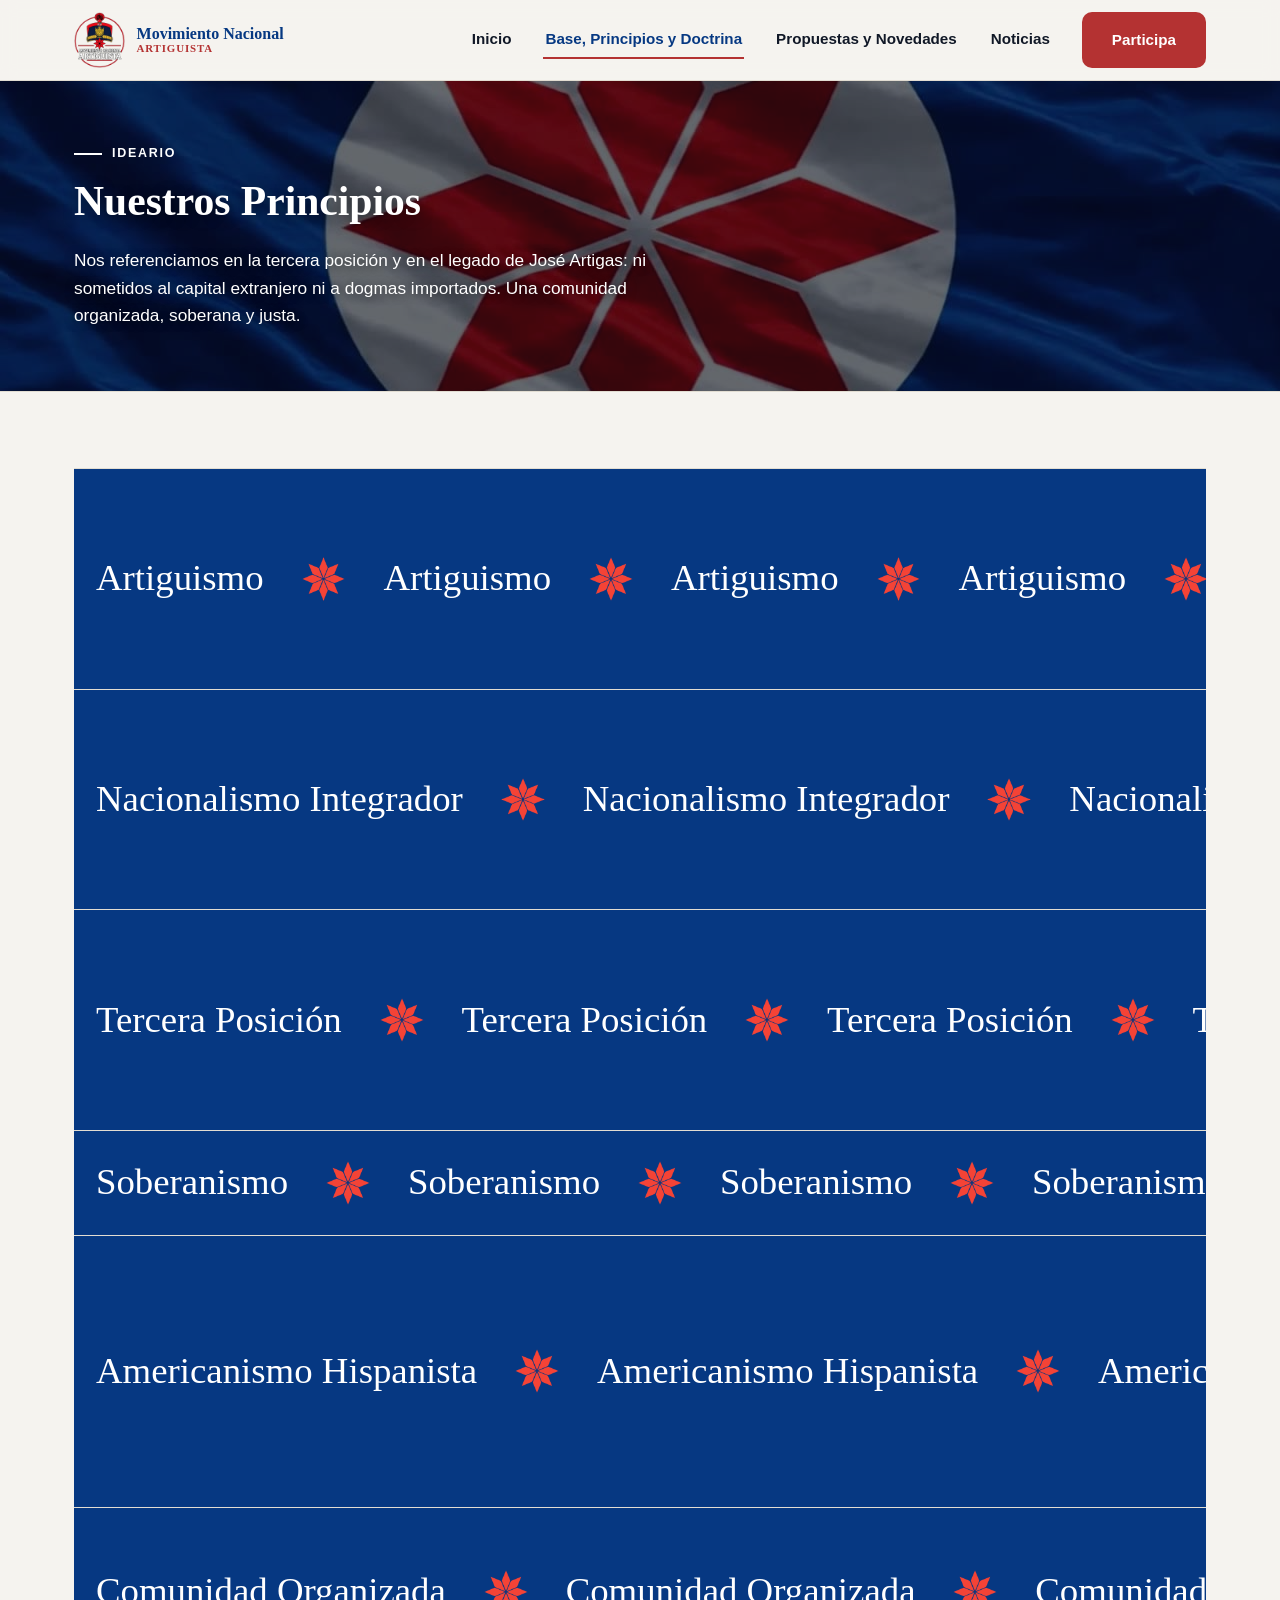
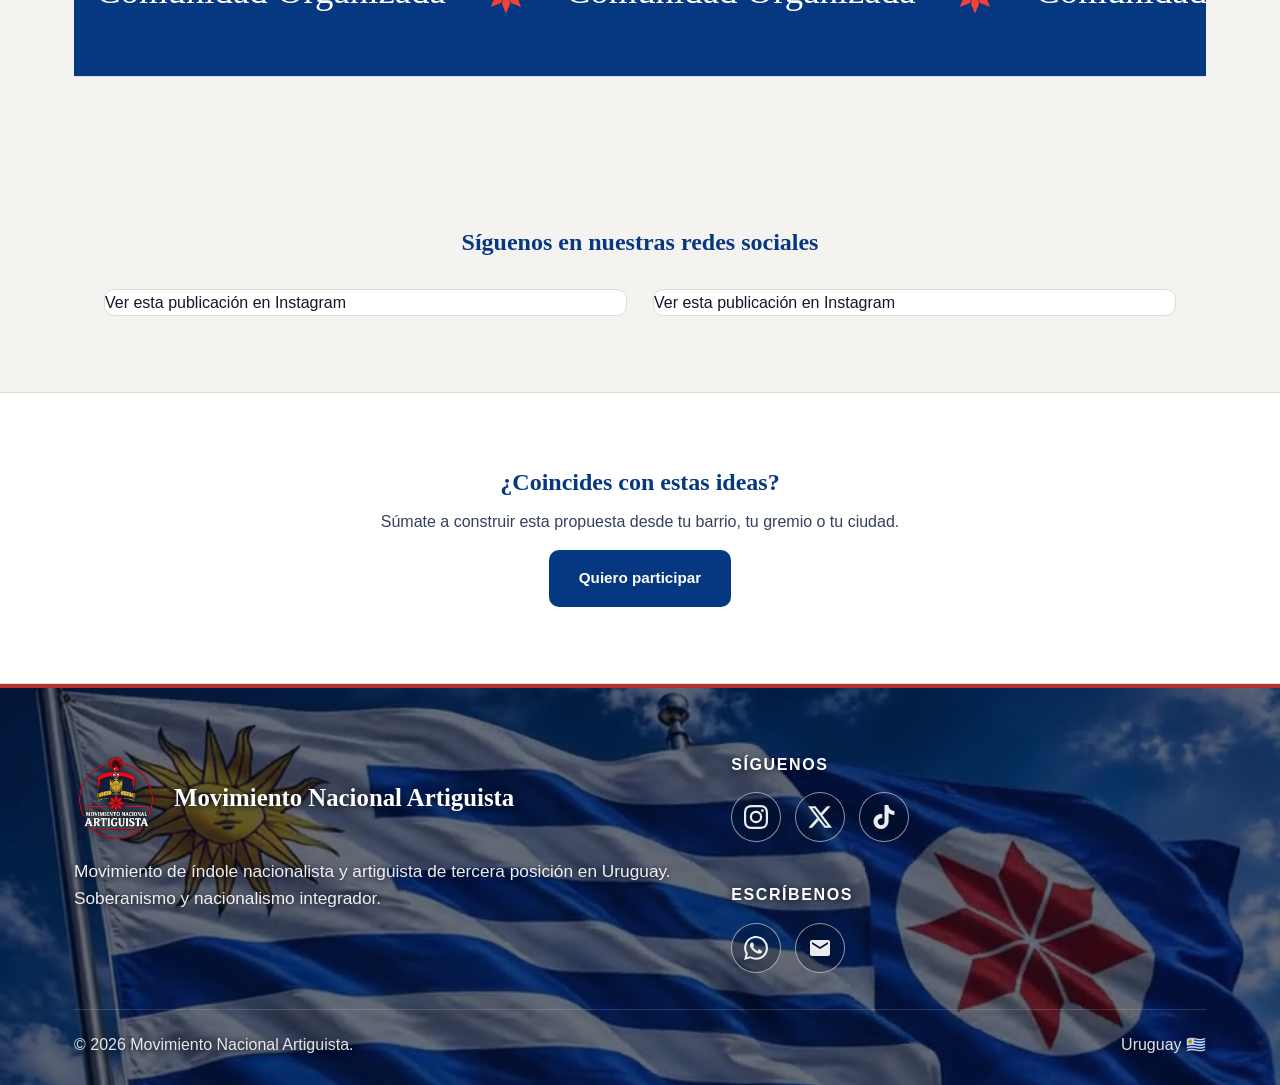
<file: principios.html>
<!DOCTYPE html>
<html lang="es-UY">
<head>
<meta charset="UTF-8">
<meta http-equiv="Content-Security-Policy" content="default-src 'self'; base-uri 'self'; object-src 'none'; form-action 'self'; script-src 'self' https://www.instagram.com; style-src 'self' 'unsafe-inline' https://fonts.googleapis.com; font-src 'self' https://fonts.gstatic.com; img-src 'self' data:; media-src 'self'; connect-src 'self' https://formsubmit.co; frame-src https://www.youtube-nocookie.com https://www.instagram.com">
<meta name="referrer" content="strict-origin-when-cross-origin">
<meta name="viewport" content="width=device-width, initial-scale=1.0">
<title>Principios — Movimiento Nacional Artiguista de Uruguay</title>
<meta name="description" content="El ideario del Movimiento Nacional Artiguista de Uruguay: tercera posición, soberanía nacional, justicia social e integración latinoamericana desde el legado de Artigas.">
<link rel="canonical" href="https://mnacionalartiguista.org/principios.html">
<meta name="theme-color" content="#063882">
<meta property="og:type" content="website">
<meta property="og:locale" content="es_UY">
<meta property="og:site_name" content="Movimiento Nacional Artiguista">
<meta property="og:title" content="Principios">
<meta property="og:description" content="Tercera posición, soberanía nacional, justicia social e integración latinoamericana desde el legado de Artigas.">
<meta property="og:url" content="https://mnacionalartiguista.org/principios.html">
<meta property="og:image" content="https://mnacionalartiguista.org/assets/img/og-banderas-uy-mna.jpg">
<meta property="og:image:width" content="1200">
<meta property="og:image:height" content="630">
<meta property="og:image:type" content="image/jpeg">
<meta property="og:image:alt" content="Banderas de Uruguay y del Movimiento Nacional Artiguista al viento">
<meta name="twitter:card" content="summary_large_image">
<meta name="twitter:title" content="Principios — Movimiento Nacional Artiguista de Uruguay">
<meta name="twitter:description" content="Tercera posición, soberanía nacional, justicia social e integración latinoamericana desde el legado de Artigas.">
<meta name="twitter:image" content="https://mnacionalartiguista.org/assets/img/og-banderas-uy-mna.jpg">
<script type="application/ld+json">
{"@context":"https://schema.org","@type":"BreadcrumbList","itemListElement":[{"@type":"ListItem","position":1,"name":"Inicio","item":"https://mnacionalartiguista.org/"},{"@type":"ListItem","position":2,"name":"Base, Principios y Doctrina","item":"https://mnacionalartiguista.org/principios.html"}]}
</script>
<link rel="icon" href="favicon.ico" sizes="16x16 32x32 48x48">
<link rel="icon" type="image/png" href="assets/img/favicon-192.png" sizes="192x192">
<link rel="apple-touch-icon" href="assets/img/apple-touch-icon.png">
<link rel="preconnect" href="https://fonts.googleapis.com">
<link rel="preconnect" href="https://fonts.gstatic.com" crossorigin>
<link href="https://fonts.googleapis.com/css2?family=Libre+Baskerville:wght@400;700&family=Inter:wght@400;500;600;700&display=swap" rel="stylesheet">
<link rel="stylesheet" href="assets/css/styles.css">
</head>
<body>

<header class="encabezado">
  <div class="contenedor encabezado__barra">
    <a href="index.html" class="marca">
      <img src="assets/img/logo-sf-chico.webp" alt="Escudo del Movimiento Nacional Artiguista" width="260" height="288">
      <span class="marca__texto">
        <strong>Movimiento Nacional</strong>
        <span>ARTIGUISTA</span>
      </span>
    </a>
    <nav class="nav-principal" aria-label="Navegación principal">
      <a href="index.html">Inicio</a>
      <a href="principios.html" aria-current="page">Base, Principios y Doctrina</a>
      <a href="propuestas.html">Propuestas y Novedades</a>
      <a href="noticias.html">Noticias</a>
      <a href="participa.html" class="boton boton-rojo">Participa</a>
    </nav>
    <button class="menu-toggle" aria-label="Abrir menú" aria-expanded="false"><span></span></button>
  </div>
</header>

<main>
  <section class="pagina-hero pagina-hero--video">
    <video class="seccion__video-fondo" autoplay muted loop playsinline preload="metadata" poster="assets/video/bandera-mna-filtro-poster.jpg">
      <source src="assets/video/bandera-mna-filtro.mp4" type="video/mp4">
    </video>
    <div class="seccion__video-capa"></div>
    <div class="contenedor">
      <p class="eyebrow" data-contenido="principios.hero.eyebrow" data-tipo="texto">Ideario</p>
      <h1 data-contenido="principios.hero.titulo" data-tipo="texto">Nuestros Principios</h1>
      <p class="pagina-hero__lead" data-contenido="principios.hero.texto" data-tipo="texto">Nos referenciamos en la tercera posición y en el legado de José Artigas: ni sometidos al capital extranjero ni a dogmas importados. Una comunidad organizada, soberana y justa.</p>
    </div>
  </section>

  <section class="seccion">
    <div class="contenedor">
      <h2 class="solo-lectores">Los seis principios del movimiento</h2>
      <div class="flowing-menu">
        <article class="fm-item">
          <div class="fm-item__cuerpo">
            <span class="fm-item__icono" aria-hidden="true"><img src="assets/img/estrella-roja.png" alt="" width="22" height="22"></span>
            <div>
              <h3 data-contenido="principios.tarjeta1.titulo" data-tipo="texto">Artiguismo</h3>
              <p data-contenido="principios.tarjeta1.texto" data-tipo="texto"></p>
            </div>
          </div>
        </article>
        <article class="fm-item">
          <div class="fm-item__cuerpo">
            <span class="fm-item__icono" aria-hidden="true"><img src="assets/img/estrella-roja.png" alt="" width="22" height="22"></span>
            <div>
              <h3 data-contenido="principios.tarjeta2.titulo" data-tipo="texto">Nacionalismo Integrador</h3>
              <p data-contenido="principios.tarjeta2.texto" data-tipo="texto"></p>
            </div>
          </div>
        </article>
        <article class="fm-item">
          <div class="fm-item__cuerpo">
            <span class="fm-item__icono" aria-hidden="true"><img src="assets/img/estrella-roja.png" alt="" width="22" height="22"></span>
            <div>
              <h3 data-contenido="principios.tarjeta3.titulo" data-tipo="texto">Tercera Posición</h3>
              <p data-contenido="principios.tarjeta3.texto" data-tipo="texto"></p>
            </div>
          </div>
        </article>
        <article class="fm-item">
          <div class="fm-item__cuerpo">
            <span class="fm-item__icono" aria-hidden="true"><img src="assets/img/estrella-roja.png" alt="" width="22" height="22"></span>
            <div>
              <h3 data-contenido="principios.tarjeta4.titulo" data-tipo="texto">Soberanismo</h3>
              <p data-contenido="principios.tarjeta4.texto" data-tipo="texto"></p>
            </div>
          </div>
        </article>
        <article class="fm-item">
          <div class="fm-item__cuerpo">
            <span class="fm-item__icono" aria-hidden="true"><img src="assets/img/estrella-roja.png" alt="" width="22" height="22"></span>
            <div>
              <h3 data-contenido="principios.tarjeta5.titulo" data-tipo="texto">Americanismo Hispanista</h3>
              <p data-contenido="principios.tarjeta5.texto" data-tipo="texto"></p>
            </div>
          </div>
        </article>
        <article class="fm-item">
          <div class="fm-item__cuerpo">
            <span class="fm-item__icono" aria-hidden="true"><img src="assets/img/estrella-roja.png" alt="" width="22" height="22"></span>
            <div>
              <h3 data-contenido="principios.tarjeta6.titulo" data-tipo="texto">Comunidad Organizada</h3>
              <p data-contenido="principios.tarjeta6.texto" data-tipo="texto"></p>
            </div>
          </div>
        </article>
      </div>
    </div>
  </section>

  <section class="seccion" id="seccion-instagram">
    <div class="contenedor" style="max-width:1120px;">
      <h2 style="text-align:center;margin-bottom:32px;" data-contenido="principios.redes.titulo" data-tipo="texto">Síguenos en nuestras redes sociales</h2>
      <div class="grilla-2" id="publicaciones-instagram">
        <blockquote class="instagram-media" data-instgrm-permalink="https://www.instagram.com/p/De-iMXVNJtw/" data-instgrm-version="14" style="background:#FFF; border:1px solid #dbdbdb; border-radius:10px; margin:0 auto; max-width:540px; width:100%;">
          <a href="https://www.instagram.com/p/De-iMXVNJtw/" target="_blank" rel="noopener">Ver esta publicación en Instagram</a>
        </blockquote>
        <blockquote class="instagram-media" data-instgrm-permalink="https://www.instagram.com/p/De7wDm3xeVn/" data-instgrm-version="14" style="background:#FFF; border:1px solid #dbdbdb; border-radius:10px; margin:0 auto; max-width:540px; width:100%;">
          <a href="https://www.instagram.com/p/De7wDm3xeVn/" target="_blank" rel="noopener">Ver esta publicación en Instagram</a>
        </blockquote>
      </div>
    </div>
  </section>

  <section class="seccion seccion--alterna">
    <div class="contenedor" style="text-align:center;max-width:640px;">
      <h2 data-contenido="principios.cta.titulo" data-tipo="texto">¿Coincides con estas ideas?</h2>
      <p style="color:#33415c;" data-contenido="principios.cta.texto" data-tipo="texto">Súmate a construir esta propuesta desde tu barrio, tu gremio o tu ciudad.</p>
      <a href="participa.html" class="boton boton-primario">Quiero participar</a>
    </div>
  </section>
</main>

<footer class="pie">
  <video class="seccion__video-fondo" autoplay muted loop playsinline preload="none" poster="assets/video/banderas-uy-mna-pie-poster.jpg" aria-hidden="true" tabindex="-1">
    <source data-src="assets/video/banderas-uy-mna-pie.mp4" type="video/mp4">
  </video>
  <div class="seccion__video-capa"></div>
  <div class="contenedor">
    <div class="pie__grid">
      <div>
        <div class="pie__marca">
          <img src="assets/img/logo-sf-chico.webp" alt="Escudo del Movimiento Nacional Artiguista" width="260" height="288">
          <strong>Movimiento Nacional Artiguista</strong>
        </div>
        <p data-contenido="pie.bio" data-tipo="texto">Movimiento de índole nacionalista y artiguista de tercera posición en Uruguay. Soberanismo y nacionalismo integrador.</p>
      </div>
      <div>
        <h2>Síguenos</h2>
        <div class="pie__redes">
          <a href="#" target="_blank" rel="noopener" aria-label="Instagram" data-red="instagram" hidden><svg class="pie__icono" viewBox="0 0 24 24" aria-hidden="true"><path fill="currentColor" d="M7.0301.084c-1.2768.0602-2.1487.264-2.911.5634-.7888.3075-1.4575.72-2.1228 1.3877-.6652.6677-1.075 1.3368-1.3802 2.127-.2954.7638-.4956 1.6365-.552 2.914-.0564 1.2775-.0689 1.6882-.0626 4.947.0062 3.2586.0206 3.6671.0825 4.9473.061 1.2765.264 2.1482.5635 2.9107.308.7889.72 1.4573 1.388 2.1228.6679.6655 1.3365 1.0743 2.1285 1.38.7632.295 1.6361.4961 2.9134.552 1.2773.056 1.6884.069 4.9462.0627 3.2578-.0062 3.668-.0207 4.9478-.0814 1.28-.0607 2.147-.2652 2.9098-.5633.7889-.3086 1.4578-.72 2.1228-1.3881.665-.6682 1.0745-1.3378 1.3795-2.1284.2957-.7632.4966-1.636.552-2.9124.056-1.2809.0692-1.6898.063-4.948-.0063-3.2583-.021-3.6668-.0817-4.9465-.0607-1.2797-.264-2.1487-.5633-2.9117-.3084-.7889-.72-1.4568-1.3876-2.1228C21.2982 1.33 20.628.9208 19.8378.6165 19.074.321 18.2017.1197 16.9244.0645 15.6471.0093 15.236-.005 11.977.0014 8.718.0076 8.31.0215 7.0301.0839m.1402 21.6932c-1.17-.0509-1.8053-.2453-2.2287-.408-.5606-.216-.96-.4771-1.3819-.895-.422-.4178-.6811-.8186-.9-1.378-.1644-.4234-.3624-1.058-.4171-2.228-.0595-1.2645-.072-1.6442-.079-4.848-.007-3.2037.0053-3.583.0607-4.848.05-1.169.2456-1.805.408-2.2282.216-.5613.4762-.96.895-1.3816.4188-.4217.8184-.6814 1.3783-.9003.423-.1651 1.0575-.3614 2.227-.4171 1.2655-.06 1.6447-.072 4.848-.079 3.2033-.007 3.5835.005 4.8495.0608 1.169.0508 1.8053.2445 2.228.408.5608.216.96.4754 1.3816.895.4217.4194.6816.8176.9005 1.3787.1653.4217.3617 1.056.4169 2.2263.0602 1.2655.0739 1.645.0796 4.848.0058 3.203-.0055 3.5834-.061 4.848-.051 1.17-.245 1.8055-.408 2.2294-.216.5604-.4763.96-.8954 1.3814-.419.4215-.8181.6811-1.3783.9-.4224.1649-1.0577.3617-2.2262.4174-1.2656.0595-1.6448.072-4.8493.079-3.2045.007-3.5825-.006-4.848-.0608M16.953 5.5864A1.44 1.44 0 1 0 18.39 4.144a1.44 1.44 0 0 0-1.437 1.4424M5.8385 12.012c.0067 3.4032 2.7706 6.1557 6.173 6.1493 3.4026-.0065 6.157-2.7701 6.1506-6.1733-.0065-3.4032-2.771-6.1565-6.174-6.1498-3.403.0067-6.156 2.771-6.1496 6.1738M8 12.0077a4 4 0 1 1 4.008 3.9921A3.9996 3.9996 0 0 1 8 12.0077"/></svg></a>
          <a href="#" target="_blank" rel="noopener" aria-label="X" data-red="x" hidden><svg class="pie__icono" viewBox="0 0 24 24" aria-hidden="true"><path fill="currentColor" d="M18.901 1.153h3.68l-8.04 9.19L24 22.846h-7.406l-5.8-7.584-6.638 7.584H.474l8.6-9.83L0 1.154h7.594l5.243 6.932ZM17.61 20.644h2.039L6.486 3.24H4.298Z"/></svg></a>
          <a href="#" target="_blank" rel="noopener" aria-label="Facebook" data-red="facebook" hidden><svg class="pie__icono" viewBox="0 0 24 24" aria-hidden="true"><path fill="currentColor" d="M9.101 23.691v-7.98H6.627v-3.667h2.474v-1.58c0-4.085 1.848-5.978 5.858-5.978.401 0 .955.042 1.468.103a8.68 8.68 0 0 1 1.141.195v3.325a8.623 8.623 0 0 0-.653-.036 26.805 26.805 0 0 0-.733-.009c-.707 0-1.259.096-1.675.309a1.686 1.686 0 0 0-.679.622c-.258.42-.374.995-.374 1.752v1.297h3.919l-.386 2.103-.287 1.564h-3.246v8.245C19.396 23.238 24 18.179 24 12.044c0-6.627-5.373-12-12-12s-12 5.373-12 12c0 5.628 3.874 10.35 9.101 11.647Z"/></svg></a>
          <a href="#" target="_blank" rel="noopener" aria-label="TikTok" data-red="tiktok" hidden><svg class="pie__icono" viewBox="0 0 24 24" aria-hidden="true"><path fill="currentColor" d="M12.525.02c1.31-.02 2.61-.01 3.91-.02.08 1.53.63 3.09 1.75 4.17 1.12 1.11 2.7 1.62 4.24 1.79v4.03c-1.44-.05-2.89-.35-4.2-.97-.57-.26-1.1-.59-1.62-.93-.01 2.92.01 5.84-.02 8.75-.08 1.4-.54 2.79-1.35 3.94-1.31 1.92-3.58 3.17-5.91 3.21-1.43.08-2.86-.31-4.08-1.03-2.02-1.19-3.44-3.37-3.65-5.71-.02-.5-.03-1-.01-1.49.18-1.9 1.12-3.72 2.58-4.96 1.66-1.44 3.98-2.13 6.15-1.72.02 1.48-.04 2.96-.04 4.44-.99-.32-2.15-.23-3.02.37-.63.41-1.11 1.04-1.36 1.75-.21.51-.15 1.07-.14 1.61.24 1.64 1.82 3.02 3.5 2.87 1.12-.01 2.19-.66 2.77-1.61.19-.33.4-.67.41-1.06.1-1.79.06-3.57.07-5.36.01-4.03-.01-8.05.02-12.07Z"/></svg></a>
        </div>
        <h2 class="pie__subtitulo">Escríbenos</h2>
        <div class="pie__redes">
          <a href="https://wa.me/59899781220?text=Hola%2C%20quiero%20sumarme%20al%20Movimiento%20Nacional%20Artiguista." target="_blank" rel="noopener" aria-label="WhatsApp"><svg class="pie__icono" viewBox="0 0 24 24" aria-hidden="true"><path fill="currentColor" d="M17.472 14.382c-.297-.149-1.758-.867-2.03-.967-.273-.099-.471-.148-.67.15-.197.297-.767.966-.94 1.164-.173.199-.347.223-.644.075-.297-.15-1.255-.463-2.39-1.475-.883-.788-1.48-1.761-1.653-2.059-.173-.297-.018-.458.13-.606.134-.133.298-.347.446-.52.149-.174.198-.298.298-.497.099-.198.05-.371-.025-.52-.075-.149-.669-1.612-.916-2.207-.242-.579-.487-.5-.669-.51-.173-.008-.371-.01-.57-.01-.198 0-.52.074-.792.372-.272.297-1.04 1.016-1.04 2.479 0 1.462 1.065 2.875 1.213 3.074.149.198 2.096 3.2 5.077 4.487.709.306 1.262.489 1.694.625.712.227 1.36.195 1.871.118.571-.085 1.758-.719 2.006-1.413.248-.694.248-1.289.173-1.413-.074-.124-.272-.198-.57-.347m-5.421 7.403h-.004a9.87 9.87 0 01-5.031-1.378l-.361-.214-3.741.982.998-3.648-.235-.374a9.86 9.86 0 01-1.51-5.26c.001-5.45 4.436-9.884 9.888-9.884 2.64 0 5.122 1.03 6.988 2.898a9.825 9.825 0 012.893 6.994c-.003 5.45-4.437 9.884-9.885 9.884m8.413-18.297A11.815 11.815 0 0012.05 0C5.495 0 .16 5.335.157 11.892c0 2.096.547 4.142 1.588 5.945L.057 24l6.305-1.654a11.882 11.882 0 005.683 1.448h.005c6.554 0 11.89-5.335 11.893-11.893a11.821 11.821 0 00-3.48-8.413Z"/></svg></a>
          <a href="mailto:mna1811.uy@gmail.com" aria-label="Correo"><svg class="pie__icono" viewBox="0 0 24 24" aria-hidden="true"><path fill="currentColor" d="M20 4H4c-1.1 0-1.99.9-1.99 2L2 18c0 1.1.9 2 2 2h16c1.1 0 2-.9 2-2V6c0-1.1-.9-2-2-2zm0 4l-8 5-8-5V6l8 5 8-5v2z"/></svg></a>
        </div>
      </div>
    </div>
    <div class="pie__inferior">
      <span>© 2026 Movimiento Nacional Artiguista.</span>
      <span>Uruguay 🇺🇾</span>
    </div>
  </div>
</footer>

<script src="assets/js/main.js"></script>
<script src="assets/js/redes.js"></script>
<script src="assets/js/flowing-menu.js"></script>
<script src="assets/js/instagram.js"></script>
<script src="assets/js/contenido.js"></script>
</body>
</html>
</file>
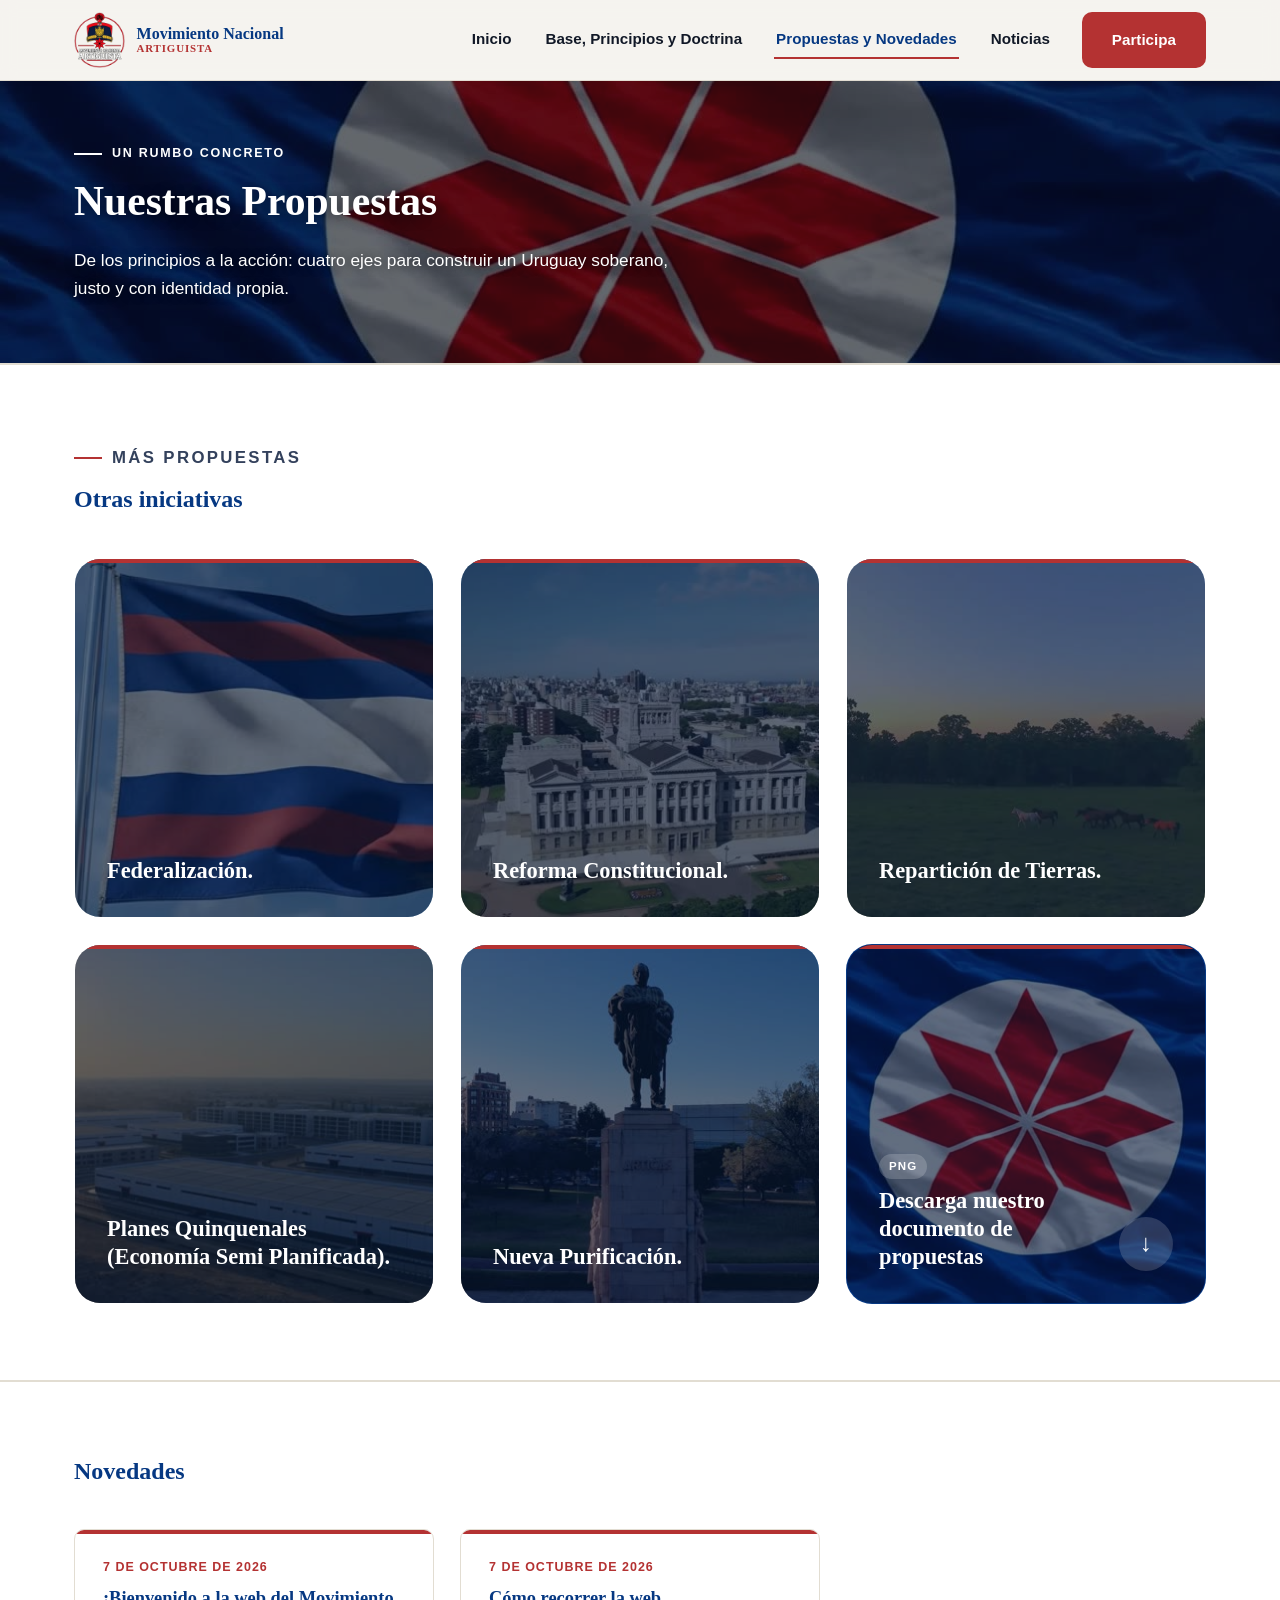
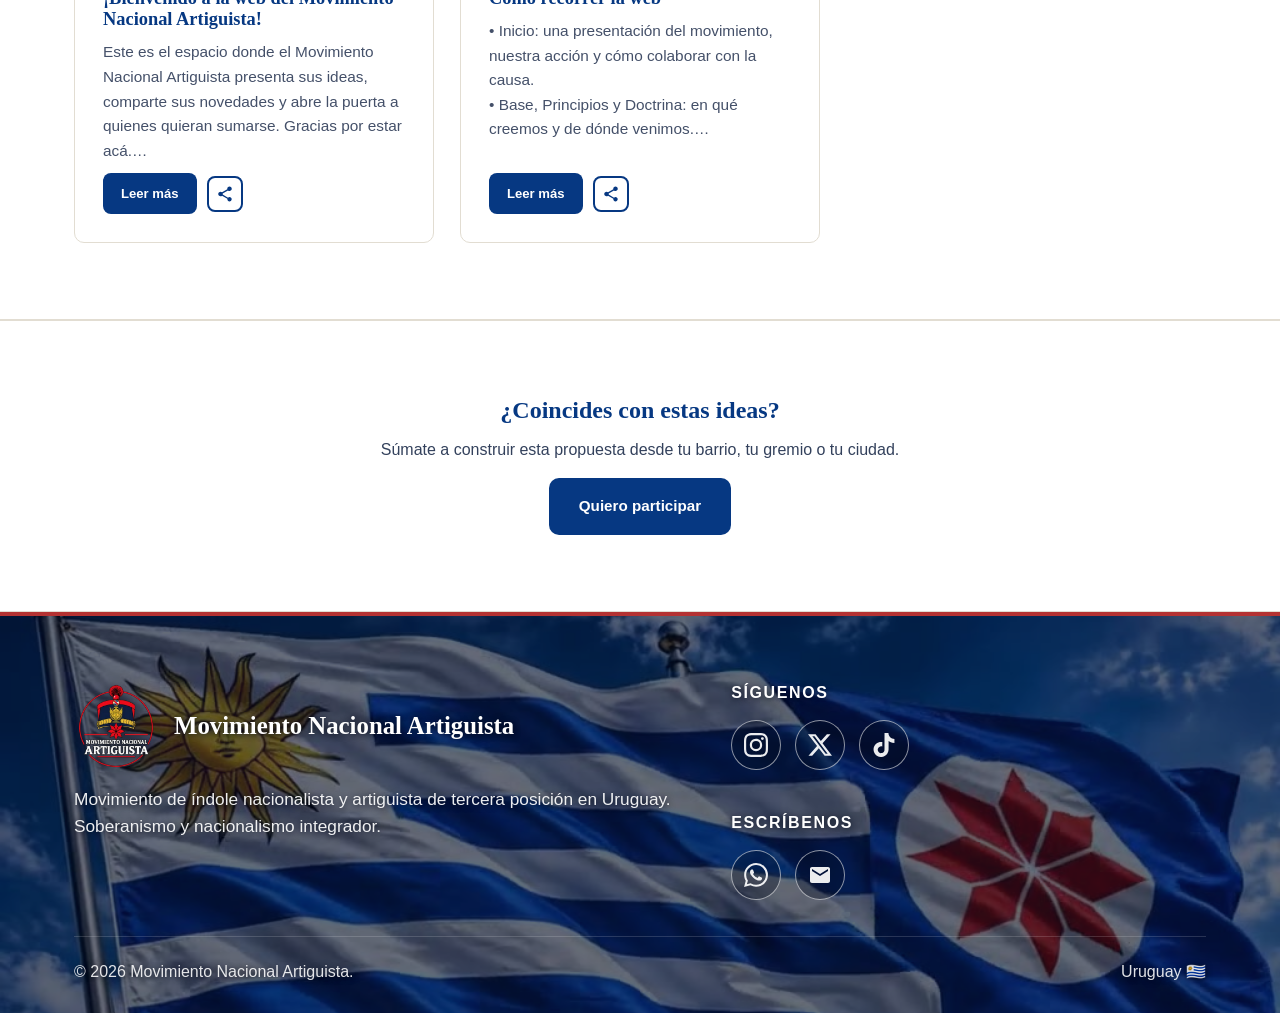
<file: propuestas.html>
<!DOCTYPE html>
<html lang="es-UY">
<head>
<meta charset="UTF-8">
<meta http-equiv="Content-Security-Policy" content="default-src 'self'; base-uri 'self'; object-src 'none'; form-action 'self'; script-src 'self'; style-src 'self' 'unsafe-inline' https://fonts.googleapis.com; font-src 'self' https://fonts.gstatic.com; img-src 'self' data:; media-src 'self'; connect-src 'self' https://formsubmit.co; frame-src https://www.youtube-nocookie.com">
<meta name="referrer" content="strict-origin-when-cross-origin">
<meta name="viewport" content="width=device-width, initial-scale=1.0">
<title>Propuestas para Uruguay — Movimiento Nacional Artiguista</title>
<meta name="description" content="Propuestas del Movimiento Nacional Artiguista para la soberanía económica, la justicia social, la identidad cultural y la integración latinoamericana del Uruguay.">
<link rel="canonical" href="https://mnacionalartiguista.org/propuestas.html">
<meta name="theme-color" content="#063882">
<meta property="og:type" content="website">
<meta property="og:locale" content="es_UY">
<meta property="og:site_name" content="Movimiento Nacional Artiguista">
<meta property="og:title" content="Propuestas">
<meta property="og:description" content="Ideas para la soberanía económica, la justicia social, la identidad cultural y la integración latinoamericana del Uruguay.">
<meta property="og:url" content="https://mnacionalartiguista.org/propuestas.html">
<meta property="og:image" content="https://mnacionalartiguista.org/assets/img/og-banderas-uy-mna.jpg">
<meta property="og:image:width" content="1200">
<meta property="og:image:height" content="630">
<meta property="og:image:type" content="image/jpeg">
<meta property="og:image:alt" content="Banderas de Uruguay y del Movimiento Nacional Artiguista al viento">
<meta name="twitter:card" content="summary_large_image">
<meta name="twitter:title" content="Propuestas para Uruguay — Movimiento Nacional Artiguista">
<meta name="twitter:description" content="Ideas para la soberanía económica, la justicia social, la identidad cultural y la integración latinoamericana del Uruguay.">
<meta name="twitter:image" content="https://mnacionalartiguista.org/assets/img/og-banderas-uy-mna.jpg">
<script type="application/ld+json">
{"@context":"https://schema.org","@type":"BreadcrumbList","itemListElement":[{"@type":"ListItem","position":1,"name":"Inicio","item":"https://mnacionalartiguista.org/"},{"@type":"ListItem","position":2,"name":"Propuestas y Novedades","item":"https://mnacionalartiguista.org/propuestas.html"}]}
</script>
<link rel="icon" href="favicon.ico" sizes="16x16 32x32 48x48">
<link rel="icon" type="image/png" href="assets/img/favicon-192.png" sizes="192x192">
<link rel="apple-touch-icon" href="assets/img/apple-touch-icon.png">
<link rel="preconnect" href="https://fonts.googleapis.com">
<link rel="preconnect" href="https://fonts.gstatic.com" crossorigin>
<link href="https://fonts.googleapis.com/css2?family=Libre+Baskerville:wght@400;700&family=Inter:wght@400;500;600;700&display=swap" rel="stylesheet">
<link rel="stylesheet" href="assets/css/styles.css">
</head>
<body>

<header class="encabezado">
  <div class="contenedor encabezado__barra">
    <a href="index.html" class="marca">
      <img src="assets/img/logo-sf-chico.webp" alt="Escudo del Movimiento Nacional Artiguista" width="260" height="288">
      <span class="marca__texto">
        <strong>Movimiento Nacional</strong>
        <span>ARTIGUISTA</span>
      </span>
    </a>
    <nav class="nav-principal" aria-label="Navegación principal">
      <a href="index.html">Inicio</a>
      <a href="principios.html">Base, Principios y Doctrina</a>
      <a href="propuestas.html" aria-current="page">Propuestas y Novedades</a>
      <a href="noticias.html">Noticias</a>
      <a href="participa.html" class="boton boton-rojo">Participa</a>
    </nav>
    <button class="menu-toggle" aria-label="Abrir menú" aria-expanded="false"><span></span></button>
  </div>
</header>

<main>
  <section class="pagina-hero pagina-hero--video">
    <video class="seccion__video-fondo" autoplay muted loop playsinline preload="metadata" poster="assets/video/bandera-mna-filtro-poster.jpg">
      <source src="assets/video/bandera-mna-filtro.mp4" type="video/mp4">
    </video>
    <div class="seccion__video-capa"></div>
    <div class="contenedor">
      <p class="eyebrow" data-contenido="propuestas.hero.eyebrow" data-tipo="texto">Un rumbo concreto</p>
      <h1 data-contenido="propuestas.hero.titulo" data-tipo="texto">Nuestras Propuestas</h1>
      <p class="pagina-hero__lead" data-contenido="propuestas.hero.texto" data-tipo="texto">De los principios a la acción: cuatro ejes para construir un Uruguay soberano, justo y con identidad propia.</p>
    </div>
  </section>

  <section class="seccion seccion--alterna">
    <div class="contenedor">
      <div class="seccion__cabecera">
        <p class="eyebrow" data-contenido="propuestas.otras.eyebrow" data-tipo="texto">Más propuestas</p>
        <h2 data-contenido="propuestas.otras.titulo" data-tipo="texto">Otras iniciativas</h2>
      </div>
      <div class="grilla-3 grilla-iniciativas" data-animar-grupo>
        <article class="tarjeta tarjeta--iniciativa tarjeta--anima tarjeta--con-video">
          <video class="seccion__video-fondo" autoplay muted loop playsinline preload="none" poster="assets/video/federalizacion-fondo-poster.jpg" aria-hidden="true">
            <source data-src="assets/video/federalizacion-fondo.mp4" type="video/mp4">
          </video>
          <div class="seccion__video-capa"></div>
          <h3 data-contenido="propuestas.otras.item1" data-tipo="texto">Federalización.</h3>
          <a class="tarjeta__pdf" href="#" download data-contenido="propuestas.otras.item1.pdf" data-tipo="archivo" hidden><svg viewBox="0 0 24 24" aria-hidden="true"><path fill="currentColor" d="M5 20h14v-2H5v2zM19 9h-4V3H9v6H5l7 7 7-7z"/></svg> Descargar PDF</a>
        </article>
        <article class="tarjeta tarjeta--iniciativa tarjeta--anima tarjeta--con-video">
          <video class="seccion__video-fondo" autoplay muted loop playsinline preload="none" poster="assets/video/constitucion-fondo-poster.jpg" aria-hidden="true">
            <source data-src="assets/video/constitucion-fondo.mp4" type="video/mp4">
          </video>
          <div class="seccion__video-capa"></div>
          <h3 data-contenido="propuestas.otras.item2" data-tipo="texto">Reforma Constitucional.</h3>
          <a class="tarjeta__pdf" href="#" download data-contenido="propuestas.otras.item2.pdf" data-tipo="archivo" hidden><svg viewBox="0 0 24 24" aria-hidden="true"><path fill="currentColor" d="M5 20h14v-2H5v2zM19 9h-4V3H9v6H5l7 7 7-7z"/></svg> Descargar PDF</a>
        </article>
        <article class="tarjeta tarjeta--iniciativa tarjeta--anima tarjeta--con-video">
          <video class="seccion__video-fondo" autoplay muted loop playsinline preload="none" poster="assets/video/tierras-fondo-poster.jpg" aria-hidden="true">
            <source data-src="assets/video/tierras-fondo.mp4" type="video/mp4">
          </video>
          <div class="seccion__video-capa"></div>
          <h3 data-contenido="propuestas.otras.item3" data-tipo="texto">Repartición de Tierras.</h3>
          <a class="tarjeta__pdf" href="#" download data-contenido="propuestas.otras.item3.pdf" data-tipo="archivo" hidden><svg viewBox="0 0 24 24" aria-hidden="true"><path fill="currentColor" d="M5 20h14v-2H5v2zM19 9h-4V3H9v6H5l7 7 7-7z"/></svg> Descargar PDF</a>
        </article>
        <article class="tarjeta tarjeta--iniciativa tarjeta--anima tarjeta--con-video">
          <video class="seccion__video-fondo" autoplay muted loop playsinline preload="none" poster="assets/video/planes-fondo-poster.jpg" aria-hidden="true">
            <source data-src="assets/video/planes-fondo.mp4" type="video/mp4">
          </video>
          <div class="seccion__video-capa"></div>
          <h3 data-contenido="propuestas.otras.item4" data-tipo="texto">Planes Quinquenales (Economía Semi Planificada).</h3>
          <a class="tarjeta__pdf" href="#" download data-contenido="propuestas.otras.item4.pdf" data-tipo="archivo" hidden><svg viewBox="0 0 24 24" aria-hidden="true"><path fill="currentColor" d="M5 20h14v-2H5v2zM19 9h-4V3H9v6H5l7 7 7-7z"/></svg> Descargar PDF</a>
        </article>
        <article class="tarjeta tarjeta--iniciativa tarjeta--anima tarjeta--con-video">
          <video class="seccion__video-fondo" autoplay muted loop playsinline preload="none" poster="assets/video/purificacion-fondo-poster.jpg" aria-hidden="true">
            <source data-src="assets/video/purificacion-fondo.mp4" type="video/mp4">
          </video>
          <div class="seccion__video-capa"></div>
          <h3 data-contenido="propuestas.otras.item5" data-tipo="texto">Nueva Purificación.</h3>
          <a class="tarjeta__pdf" href="#" download data-contenido="propuestas.otras.item5.pdf" data-tipo="archivo" hidden><svg viewBox="0 0 24 24" aria-hidden="true"><path fill="currentColor" d="M5 20h14v-2H5v2zM19 9h-4V3H9v6H5l7 7 7-7z"/></svg> Descargar PDF</a>
        </article>
        <a class="tarjeta tarjeta--iniciativa tarjeta--anima tarjeta--descarga tarjeta--con-video" href="assets/docs/bandera-movimiento-nacional-artiguista.png" download="Bandera Movimiento Nacional Artiguista.png" data-pdf data-contenido="propuestas.descarga.archivo" data-tipo="archivo">
          <video class="seccion__video-fondo" autoplay muted loop playsinline preload="none" poster="assets/video/descarga-propuestas-fondo-poster.jpg" aria-hidden="true">
            <source data-src="assets/video/descarga-propuestas-fondo.mp4" type="video/mp4">
          </video>
          <div class="seccion__video-capa"></div>
          <div>
            <span class="tarjeta__etiqueta">PNG</span>
            <h3 data-contenido="propuestas.descarga.titulo" data-tipo="texto">Descarga nuestro documento de propuestas</h3>
          </div>
          <div class="tarjeta__icono"><span>↓</span></div>
        </a>
      </div>
    </div>
  </section>

  <section class="seccion seccion--alterna">
    <div class="contenedor">
      <div class="seccion__cabecera">
        <h2 data-contenido="propuestas.novedades.titulo" data-tipo="texto">Novedades</h2>
      </div>
      <div class="grilla-3" id="lista-actualidad-publico"></div>
    </div>
  </section>

  <section class="seccion seccion--alterna">
    <div class="contenedor" style="text-align:center;max-width:640px;">
      <h2 data-contenido="propuestas.cta.titulo" data-tipo="texto">¿Coincides con estas ideas?</h2>
      <p style="color:#33415c;" data-contenido="propuestas.cta.texto" data-tipo="texto">Súmate a construir esta propuesta desde tu barrio, tu gremio o tu ciudad.</p>
      <a href="participa.html" class="boton boton-primario">Quiero participar</a>
    </div>
  </section>
</main>

<footer class="pie">
  <video class="seccion__video-fondo" autoplay muted loop playsinline preload="none" poster="assets/video/banderas-uy-mna-pie-poster.jpg" aria-hidden="true" tabindex="-1">
    <source data-src="assets/video/banderas-uy-mna-pie.mp4" type="video/mp4">
  </video>
  <div class="seccion__video-capa"></div>
  <div class="contenedor">
    <div class="pie__grid">
      <div>
        <div class="pie__marca">
          <img src="assets/img/logo-sf-chico.webp" alt="Escudo del Movimiento Nacional Artiguista" width="260" height="288">
          <strong>Movimiento Nacional Artiguista</strong>
        </div>
        <p data-contenido="pie.bio" data-tipo="texto">Movimiento de índole nacionalista y artiguista de tercera posición en Uruguay. Soberanismo y nacionalismo integrador.</p>
      </div>
      <div>
        <h2>Síguenos</h2>
        <div class="pie__redes">
          <a href="#" target="_blank" rel="noopener" aria-label="Instagram" data-red="instagram" hidden><svg class="pie__icono" viewBox="0 0 24 24" aria-hidden="true"><path fill="currentColor" d="M7.0301.084c-1.2768.0602-2.1487.264-2.911.5634-.7888.3075-1.4575.72-2.1228 1.3877-.6652.6677-1.075 1.3368-1.3802 2.127-.2954.7638-.4956 1.6365-.552 2.914-.0564 1.2775-.0689 1.6882-.0626 4.947.0062 3.2586.0206 3.6671.0825 4.9473.061 1.2765.264 2.1482.5635 2.9107.308.7889.72 1.4573 1.388 2.1228.6679.6655 1.3365 1.0743 2.1285 1.38.7632.295 1.6361.4961 2.9134.552 1.2773.056 1.6884.069 4.9462.0627 3.2578-.0062 3.668-.0207 4.9478-.0814 1.28-.0607 2.147-.2652 2.9098-.5633.7889-.3086 1.4578-.72 2.1228-1.3881.665-.6682 1.0745-1.3378 1.3795-2.1284.2957-.7632.4966-1.636.552-2.9124.056-1.2809.0692-1.6898.063-4.948-.0063-3.2583-.021-3.6668-.0817-4.9465-.0607-1.2797-.264-2.1487-.5633-2.9117-.3084-.7889-.72-1.4568-1.3876-2.1228C21.2982 1.33 20.628.9208 19.8378.6165 19.074.321 18.2017.1197 16.9244.0645 15.6471.0093 15.236-.005 11.977.0014 8.718.0076 8.31.0215 7.0301.0839m.1402 21.6932c-1.17-.0509-1.8053-.2453-2.2287-.408-.5606-.216-.96-.4771-1.3819-.895-.422-.4178-.6811-.8186-.9-1.378-.1644-.4234-.3624-1.058-.4171-2.228-.0595-1.2645-.072-1.6442-.079-4.848-.007-3.2037.0053-3.583.0607-4.848.05-1.169.2456-1.805.408-2.2282.216-.5613.4762-.96.895-1.3816.4188-.4217.8184-.6814 1.3783-.9003.423-.1651 1.0575-.3614 2.227-.4171 1.2655-.06 1.6447-.072 4.848-.079 3.2033-.007 3.5835.005 4.8495.0608 1.169.0508 1.8053.2445 2.228.408.5608.216.96.4754 1.3816.895.4217.4194.6816.8176.9005 1.3787.1653.4217.3617 1.056.4169 2.2263.0602 1.2655.0739 1.645.0796 4.848.0058 3.203-.0055 3.5834-.061 4.848-.051 1.17-.245 1.8055-.408 2.2294-.216.5604-.4763.96-.8954 1.3814-.419.4215-.8181.6811-1.3783.9-.4224.1649-1.0577.3617-2.2262.4174-1.2656.0595-1.6448.072-4.8493.079-3.2045.007-3.5825-.006-4.848-.0608M16.953 5.5864A1.44 1.44 0 1 0 18.39 4.144a1.44 1.44 0 0 0-1.437 1.4424M5.8385 12.012c.0067 3.4032 2.7706 6.1557 6.173 6.1493 3.4026-.0065 6.157-2.7701 6.1506-6.1733-.0065-3.4032-2.771-6.1565-6.174-6.1498-3.403.0067-6.156 2.771-6.1496 6.1738M8 12.0077a4 4 0 1 1 4.008 3.9921A3.9996 3.9996 0 0 1 8 12.0077"/></svg></a>
          <a href="#" target="_blank" rel="noopener" aria-label="X" data-red="x" hidden><svg class="pie__icono" viewBox="0 0 24 24" aria-hidden="true"><path fill="currentColor" d="M18.901 1.153h3.68l-8.04 9.19L24 22.846h-7.406l-5.8-7.584-6.638 7.584H.474l8.6-9.83L0 1.154h7.594l5.243 6.932ZM17.61 20.644h2.039L6.486 3.24H4.298Z"/></svg></a>
          <a href="#" target="_blank" rel="noopener" aria-label="Facebook" data-red="facebook" hidden><svg class="pie__icono" viewBox="0 0 24 24" aria-hidden="true"><path fill="currentColor" d="M9.101 23.691v-7.98H6.627v-3.667h2.474v-1.58c0-4.085 1.848-5.978 5.858-5.978.401 0 .955.042 1.468.103a8.68 8.68 0 0 1 1.141.195v3.325a8.623 8.623 0 0 0-.653-.036 26.805 26.805 0 0 0-.733-.009c-.707 0-1.259.096-1.675.309a1.686 1.686 0 0 0-.679.622c-.258.42-.374.995-.374 1.752v1.297h3.919l-.386 2.103-.287 1.564h-3.246v8.245C19.396 23.238 24 18.179 24 12.044c0-6.627-5.373-12-12-12s-12 5.373-12 12c0 5.628 3.874 10.35 9.101 11.647Z"/></svg></a>
          <a href="#" target="_blank" rel="noopener" aria-label="TikTok" data-red="tiktok" hidden><svg class="pie__icono" viewBox="0 0 24 24" aria-hidden="true"><path fill="currentColor" d="M12.525.02c1.31-.02 2.61-.01 3.91-.02.08 1.53.63 3.09 1.75 4.17 1.12 1.11 2.7 1.62 4.24 1.79v4.03c-1.44-.05-2.89-.35-4.2-.97-.57-.26-1.1-.59-1.62-.93-.01 2.92.01 5.84-.02 8.75-.08 1.4-.54 2.79-1.35 3.94-1.31 1.92-3.58 3.17-5.91 3.21-1.43.08-2.86-.31-4.08-1.03-2.02-1.19-3.44-3.37-3.65-5.71-.02-.5-.03-1-.01-1.49.18-1.9 1.12-3.72 2.58-4.96 1.66-1.44 3.98-2.13 6.15-1.72.02 1.48-.04 2.96-.04 4.44-.99-.32-2.15-.23-3.02.37-.63.41-1.11 1.04-1.36 1.75-.21.51-.15 1.07-.14 1.61.24 1.64 1.82 3.02 3.5 2.87 1.12-.01 2.19-.66 2.77-1.61.19-.33.4-.67.41-1.06.1-1.79.06-3.57.07-5.36.01-4.03-.01-8.05.02-12.07Z"/></svg></a>
        </div>
        <h2 class="pie__subtitulo">Escríbenos</h2>
        <div class="pie__redes">
          <a href="https://wa.me/59899781220?text=Hola%2C%20quiero%20sumarme%20al%20Movimiento%20Nacional%20Artiguista." target="_blank" rel="noopener" aria-label="WhatsApp"><svg class="pie__icono" viewBox="0 0 24 24" aria-hidden="true"><path fill="currentColor" d="M17.472 14.382c-.297-.149-1.758-.867-2.03-.967-.273-.099-.471-.148-.67.15-.197.297-.767.966-.94 1.164-.173.199-.347.223-.644.075-.297-.15-1.255-.463-2.39-1.475-.883-.788-1.48-1.761-1.653-2.059-.173-.297-.018-.458.13-.606.134-.133.298-.347.446-.52.149-.174.198-.298.298-.497.099-.198.05-.371-.025-.52-.075-.149-.669-1.612-.916-2.207-.242-.579-.487-.5-.669-.51-.173-.008-.371-.01-.57-.01-.198 0-.52.074-.792.372-.272.297-1.04 1.016-1.04 2.479 0 1.462 1.065 2.875 1.213 3.074.149.198 2.096 3.2 5.077 4.487.709.306 1.262.489 1.694.625.712.227 1.36.195 1.871.118.571-.085 1.758-.719 2.006-1.413.248-.694.248-1.289.173-1.413-.074-.124-.272-.198-.57-.347m-5.421 7.403h-.004a9.87 9.87 0 01-5.031-1.378l-.361-.214-3.741.982.998-3.648-.235-.374a9.86 9.86 0 01-1.51-5.26c.001-5.45 4.436-9.884 9.888-9.884 2.64 0 5.122 1.03 6.988 2.898a9.825 9.825 0 012.893 6.994c-.003 5.45-4.437 9.884-9.885 9.884m8.413-18.297A11.815 11.815 0 0012.05 0C5.495 0 .16 5.335.157 11.892c0 2.096.547 4.142 1.588 5.945L.057 24l6.305-1.654a11.882 11.882 0 005.683 1.448h.005c6.554 0 11.89-5.335 11.893-11.893a11.821 11.821 0 00-3.48-8.413Z"/></svg></a>
          <a href="mailto:mna1811.uy@gmail.com" aria-label="Correo"><svg class="pie__icono" viewBox="0 0 24 24" aria-hidden="true"><path fill="currentColor" d="M20 4H4c-1.1 0-1.99.9-1.99 2L2 18c0 1.1.9 2 2 2h16c1.1 0 2-.9 2-2V6c0-1.1-.9-2-2-2zm0 4l-8 5-8-5V6l8 5 8-5v2z"/></svg></a>
        </div>
      </div>
    </div>
    <div class="pie__inferior">
      <span>© 2026 Movimiento Nacional Artiguista.</span>
      <span>Uruguay 🇺🇾</span>
    </div>
  </div>
</footer>

<script src="assets/js/main.js"></script>
<script src="assets/js/redes.js"></script>
<script src="assets/js/compartir.js"></script>
<script src="assets/js/datos.js"></script>
<script src="assets/js/articulos.js"></script>
<script src="assets/js/propuestas.js"></script>
<script src="assets/js/contenido.js"></script>
</body>
</html>
</file>
<file: assets/css/styles.css>
/* ==========================================================================
   Movimiento Nacional Artiguista — sistema de estilos
   Paleta e identidad tomadas de la propuesta de marca (idea.png):
   Azul #063882 · Rojo #B43232 · Fondo #F5F3EF · Texto #111827
   ========================================================================== */

:root {
  --azul: #063882;
  --azul-oscuro: #04255a;
  --rojo: #b43232;
  --crema: #f5f3ef;
  --tinta: #111827;
  --blanco: #ffffff;
  --borde: #e2ddd2;

  --fuente-titulo: "Libre Baskerville", "Georgia", serif;
  --fuente-texto: "Inter", "Manrope", -apple-system, BlinkMacSystemFont, sans-serif;

  --radio: 10px;
  --sombra: 0 12px 30px rgba(6, 56, 130, 0.12);
  --ancho-maximo: 1180px;
}

* { box-sizing: border-box; }

html { scroll-behavior: smooth; }

body {
  margin: 0;
  background: var(--crema);
  color: var(--tinta);
  font-family: var(--fuente-texto);
  line-height: 1.6;
  -webkit-font-smoothing: antialiased;
}

img { max-width: 100%; height: auto; display: block; }

a { color: inherit; text-decoration: none; }

h1, h2, h3, h4 {
  font-family: var(--fuente-titulo);
  line-height: 1.15;
  margin: 0 0 .5em;
  color: var(--azul);
  font-weight: 700;
}

p { margin: 0 0 1em; }

/* Texto solo para lectores de pantalla y buscadores (mantiene el orden de los títulos sin cambiar el diseño). */
.solo-lectores {
  position: absolute; width: 1px; height: 1px; overflow: hidden;
  clip: rect(0 0 0 0); white-space: nowrap; margin: -1px;
}

.contenedor {
  width: 100%;
  max-width: var(--ancho-maximo);
  margin: 0 auto;
  padding: 0 24px;
}

.eyebrow {
  display: inline-flex;
  align-items: center;
  gap: 10px;
  font-size: .78rem;
  font-weight: 700;
  letter-spacing: .14em;
  text-transform: uppercase;
  color: var(--rojo);
  margin-bottom: 14px;
}
.eyebrow::before {
  content: "";
  width: 28px;
  height: 2px;
  background: var(--rojo);
  display: inline-block;
}
.eyebrow:empty { display: none; }

/* ---------- Botones ---------- */
.boton {
  display: inline-flex;
  align-items: center;
  justify-content: center;
  gap: 8px;
  padding: 14px 28px;
  border-radius: var(--radio);
  font-family: var(--fuente-texto);
  font-weight: 700;
  font-size: .95rem;
  border: 2px solid transparent;
  cursor: pointer;
  transition: transform .15s ease, background .15s ease, color .15s ease, border-color .15s ease;
}
.boton:hover { transform: translateY(-2px); }
.boton-primario { background: var(--azul); color: var(--blanco); }
.boton-primario:hover { background: var(--azul-oscuro); }
.boton-secundario { background: transparent; border-color: var(--azul); color: var(--azul); }
.boton-secundario:hover { background: var(--azul); color: var(--blanco); }
.boton-rojo { background: var(--rojo); color: var(--blanco); }
.boton-rojo:hover { background: #902828; }

/* ---------- Header ---------- */
.encabezado {
  position: sticky;
  top: 0;
  z-index: 100;
  background: rgba(245, 243, 239, 0.92);
  backdrop-filter: saturate(160%) blur(8px);
  border-bottom: 1px solid var(--borde);
}
.encabezado__barra {
  display: flex;
  align-items: center;
  justify-content: space-between;
  padding: 12px 24px;
  gap: 16px;
}
.marca {
  display: flex;
  align-items: center;
  gap: 12px;
  font-family: var(--fuente-titulo);
}
.marca img { width: auto; height: 56px; object-fit: contain; }
.marca__texto { line-height: 1.05; }
.marca__texto strong { display: block; font-size: 1rem; color: var(--azul); }
.marca__texto span { display: block; font-size: .68rem; letter-spacing: .08em; color: var(--rojo); font-weight: 700; }

.nav-principal { display: flex; align-items: center; gap: 30px; }
.nav-principal a {
  font-weight: 600;
  font-size: .95rem;
  color: var(--tinta);
  padding: 6px 2px;
  border-bottom: 2px solid transparent;
  transition: color .15s ease, border-color .15s ease;
}
.nav-principal a:hover,
.nav-principal a[aria-current="page"] {
  color: var(--azul);
  border-color: var(--rojo);
}
.nav-principal a.boton-rojo,
.nav-principal a.boton-rojo:hover,
.nav-principal a.boton-rojo[aria-current="page"] {
  color: var(--blanco);
  font-weight: 700;
  padding: 14px 28px;
  border-radius: var(--radio);
  border-color: transparent;
}

.menu-toggle {
  display: none;
  background: none;
  border: 2px solid var(--azul);
  border-radius: 8px;
  width: 42px;
  height: 38px;
  cursor: pointer;
  align-items: center;
  justify-content: center;
}
.menu-toggle span,
.menu-toggle span::before,
.menu-toggle span::after {
  content: "";
  display: block;
  width: 20px;
  height: 2px;
  background: var(--azul);
  position: relative;
}
.menu-toggle span::before { position: absolute; top: -6px; }
.menu-toggle span::after { position: absolute; top: 6px; }

/* ---------- Hero ---------- */
.hero {
  position: relative;
  z-index: 0;
  overflow: hidden;
  background:
    radial-gradient(1100px 500px at 85% -10%, rgba(180,50,50,.10), transparent 60%),
    var(--crema);
  border-bottom: 1px solid var(--borde);
}
.hero__grid {
  display: grid;
  grid-template-columns: 1.05fr .95fr;
  gap: 40px;
  align-items: center;
  padding: 72px 24px 60px;
}
.hero h1 { font-size: clamp(2.1rem, 4vw, 3.2rem); }
.hero__lead { font-size: 1.12rem; max-width: 46ch; color: #33415c; }
.hero__acciones { display: flex; gap: 14px; margin-top: 28px; flex-wrap: wrap; }

.hero__grafico {
  position: relative;
  aspect-ratio: 4 / 3;
  border-radius: 18px;
  background: linear-gradient(135deg, var(--azul) 0%, var(--azul) 52%, var(--crema) 52%, var(--crema) 100%);
  box-shadow: var(--sombra);
  display: flex;
  align-items: center;
  justify-content: center;
  overflow: hidden;
}
.hero__grafico img { width: 62%; filter: drop-shadow(0 10px 20px rgba(0,0,0,.25)); }
.hero__grafico::after {
  content: "";
  position: absolute; inset: 0;
  background: repeating-linear-gradient(45deg, rgba(255,255,255,.05) 0 2px, transparent 2px 6px);
  pointer-events: none;
}

/* ---------- Franja lema ---------- */
.franja-lema {
  background: var(--azul);
  color: var(--blanco);
  padding: 176px 24px;
  position: relative;
  z-index: 0;
  overflow: hidden;
}
.franja-lema::before {
  content: "";
  position: absolute; top: 0; left: 0; right: 0; height: 4px;
  background: var(--rojo);
}
.franja-lema__grid {
  display: grid;
  grid-template-columns: 1.5fr 1fr;
  gap: 48px;
  align-items: center;
}
.franja-lema .eyebrow { color: var(--blanco); }
.franja-lema .eyebrow::before { background: var(--blanco); }
.franja-lema__texto {
  font-family: var(--fuente-texto);
  font-size: 1.05rem;
  line-height: 1.65;
  letter-spacing: normal;
  text-align: justify;
  margin: 0;
  color: rgba(255,255,255,.88);
}
.franja-lema__botones { display: flex; flex-direction: column; gap: 14px; }
.franja-lema__botones .boton { width: 100%; }

/* ---------- Secciones genéricas ---------- */
.seccion { padding: 76px 24px; }
.seccion--alterna { background: var(--blanco); border-top: 1px solid var(--borde); border-bottom: 1px solid var(--borde); }

.seccion--video { position: relative; z-index: 0; overflow: hidden; }
.seccion__video-fondo {
  position: absolute; inset: 0; width: 100%; height: 100%;
  object-fit: cover; z-index: -2;
}
.seccion__video-capa { position: absolute; inset: 0; background: rgba(6,10,20,.55); z-index: -1; }
.seccion--video .seccion__cabecera p.eyebrow { color: #fff; }
.seccion--video .seccion__cabecera p.eyebrow::before { background: #fff; }
.seccion--video .seccion__cabecera h2,
.seccion--video .seccion__cabecera p { color: #fff; }
/* La estrella está al 49% del alto del video; con object-position 49% queda siempre al 49% de la caja,
   y la caja (150% del hero) se sube un 30% para dejarla casi al centro, un poco hacia arriba. */
.hero--video .seccion__video-fondo { inset: -30% 0 auto 0; height: 150%; object-position: 50% 49%; }
.hero__cita { display: inline-block; text-align: center; max-width: 100%; }
.hero__cita .hero__lead {
  text-align: left;
  font-family: 'Dancing Script', cursive;
  font-weight: 700;
  font-size: 1.9rem;
  max-width: none;
}
.hero__firma { display: block; width: min(70%, 260px); height: auto; margin: 10px auto 28px; transform: translateX(-18px); }
/* Escritura a mano de la frase (assets/js/escritura.js): mientras está pendiente, frase y firma
   quedan ocultas; cada palabra se destapa con un barrido de izquierda a derecha. */
.escritura-pendiente .hero__lead { visibility: hidden; }
.escritura-pendiente .hero__firma { clip-path: inset(0 100% 0 0); }
.esc-palabra { display: inline-block; clip-path: inset(-25% 100% -25% -10%); }
.hero__logo { display: flex; align-items: center; justify-content: flex-end; }
.hero__logo img { width: min(100%, 380px); }
.hero--video .eyebrow { color: #fff; }
.hero--video .eyebrow::before { background: #fff; }
.hero--video h1,
.hero--video .hero__lead { color: #fff; }
.hero--video .boton-secundario { border-color: #fff; color: #fff; }
.hero--video .boton-secundario:hover { background: #fff; color: var(--azul); }
.seccion__cabecera { max-width: 720px; margin-bottom: 44px; }
.seccion--accion .seccion__cabecera { margin-left: auto; margin-right: auto; text-align: center; }
.seccion--accion .eyebrow { justify-content: center; }
.seccion__cabecera p { color: #33415c; font-size: 1.05rem; }

/* ---------- Figura de Artigas en "Nuestra acción" (de fondo) ---------- */
.seccion--accion { position: relative; z-index: 0; overflow: hidden; }
.accion__figura {
  position: absolute;
  left: 0;
  top: 0;
  height: 100%;
  width: auto;
  z-index: -1;
  object-fit: contain;
  object-position: top left;
  transform: translateX(-140%);
  transition: transform 1.1s cubic-bezier(.22,.75,.25,1);
}
.seccion--accion.en-vista .accion__figura { transform: translateX(0); }
/* En el móvil la sección es larga (tarjetas apiladas): se usa Artigas de cuerpo entero
   a todo el alto, para que la figura acompañe desde el título hasta la tarjeta de Noticias. */
.accion__figura--movil { display: none; }
@media (max-width: 720px) {
  .accion__figura--escritorio { display: none; }
  .accion__figura--movil {
    display: block;
    width: 100%;
    max-width: none;
    object-fit: cover;
    object-position: 50% 0;
    opacity: .4;
  }
}
/* "Reducir movimiento": la figura no se desliza, aparece con un fundido suave. */
@media (prefers-reduced-motion: reduce) {
  .accion__figura { transform: none; opacity: 0; transition: opacity .8s ease; }
  .seccion--accion.en-vista .accion__figura--escritorio { opacity: 1; }
  .seccion--accion.en-vista .accion__figura--movil { opacity: .4; }
}

/* Pantallas táctiles: sin "levantar" al pasar (el hover queda pegado); al tocar, se hunden un poco. */
@media (hover: none) {
  .tarjeta:hover { transform: none; box-shadow: none; }
  .boton:hover { transform: none; }
  .boton:active, .tarjeta:active, .tarjeta__enlace:active { transform: scale(.97); }
}

.pagina-hero {
  padding: 56px 24px 44px;
  border-bottom: 1px solid var(--borde);
  background: linear-gradient(180deg, rgba(6,56,130,.05), transparent);
}
.pagina-hero h1, .pagina-hero h2 { font-size: clamp(1.9rem, 3.4vw, 2.6rem); }
.pagina-hero__lead { max-width: 62ch; color: #33415c; font-size: 1.08rem; }
.pagina-hero .boton { margin-top: 22px; }
/* Titulares de Principios y Propuestas con el video del inicio de fondo y texto blanco. */
.pagina-hero--video { position: relative; z-index: 0; overflow: hidden; background: var(--azul); }
.pagina-hero--video .seccion__video-capa { background: rgba(6,10,20,.62); }
.pagina-hero--video .eyebrow { color: #fff; }
.pagina-hero--video .eyebrow::before { background: #fff; }
.pagina-hero--video h1 { color: #fff; text-shadow: 0 2px 14px rgba(0,0,0,.45); }
.pagina-hero--video .pagina-hero__lead { color: #fff; text-shadow: 0 1px 10px rgba(0,0,0,.5); }

/* ---------- Tarjetas / grillas ---------- */
.grilla-3 { display: grid; grid-template-columns: repeat(3, 1fr); gap: 26px; }
.grilla-2 { display: grid; grid-template-columns: repeat(2, 1fr); gap: 26px; }

.seccion-dividida {
  display: grid;
  grid-template-columns: 1fr 1fr;
  gap: 48px;
  align-items: center;
}
.seccion-dividida--participa { grid-template-columns: 1.1fr .9fr; align-items: flex-start; }
.seccion-dividida > *,
.grilla-3 > *,
.grilla-2 > *,
.admin-mensajes-grid > * { min-width: 0; }

.tarjeta {
  background: rgba(255, 255, 255, .82);
  border: 1px solid var(--borde);
  border-radius: var(--radio);
  padding: 28px;
  transition: transform .15s ease, box-shadow .15s ease;
}
.tarjeta:hover { transform: translateY(-4px); box-shadow: var(--sombra); }
.tarjeta__icono {
  width: 46px; height: 46px;
  display: flex; align-items: center; justify-content: center;
  border-radius: 50%;
  background: rgba(180,50,50,.10);
  color: var(--rojo);
  margin-bottom: 16px;
  font-size: 1.3rem;
}
.tarjeta__icono img { width: 26px; height: 26px; }
.tarjeta h3 { font-size: 1.15rem; margin-bottom: 8px; }
.tarjeta p { color: #445069; font-size: .96rem; margin-bottom: 0; }
.tarjeta__enlace {
  display: inline-block;
  margin-top: 14px;
  font-weight: 700;
  font-size: .88rem;
  color: var(--azul);
  border-bottom: 2px solid var(--rojo);
}

.tarjeta--principio { border-top: 4px solid var(--rojo); }
.tarjeta--noticia { display: flex; flex-direction: column; gap: 10px; }
/* Tarjeta resumida de una publicación (Novedades y carrusel de Noticias): el texto se recorta y el
   botón "Leer más" queda al pie, que lleva a articulo.html. Nunca pasa de 372 px de alto. */
.tarjeta--resumen { min-height: 260px; max-height: 372px; overflow: hidden; }
.tarjeta--resumen h3,
.tarjeta--resumen p {
  display: -webkit-box;
  -webkit-box-orient: vertical;
  overflow: hidden;
}
.tarjeta--resumen h3 { -webkit-line-clamp: 3; line-clamp: 3; margin-bottom: 0; }
.tarjeta--resumen p { -webkit-line-clamp: 5; line-clamp: 5; }
.tarjeta--con-imagen p { -webkit-line-clamp: 3; line-clamp: 3; }
.tarjeta__imagen {
  width: 100%; border-radius: 10px; object-fit: cover;
  flex: 0 1 110px; min-height: 40px; max-height: 110px;
}
.tarjeta__leer { margin-top: auto; align-self: flex-start; }
/* Toda la tarjeta es un enlace: el del título se estira sobre ella; el botón queda por encima. */
.tarjeta--resumen { position: relative; cursor: pointer; }
.tarjeta__enlace-total { color: inherit; text-decoration: none; }
.tarjeta__enlace-total::after { content: ""; position: absolute; inset: 0; border-radius: inherit; }
.tarjeta__enlace-total:focus-visible { outline: none; }
.tarjeta__enlace-total:focus-visible::after { outline: 3px solid var(--azul); outline-offset: 2px; }
.tarjeta__leer { position: relative; z-index: 1; }

/* Carrusel de "Últimas publicaciones": hasta 3 tarjetas en paralelo (2 en tablet, 1 en celular). */
.carrusel-paralelo { position: relative; margin-top: 10px; }
.carrusel-paralelo__pista {
  display: flex; gap: 24px;
  overflow-x: auto; scroll-snap-type: x mandatory; scrollbar-width: none;
  padding: 8px 4px 16px;
}
.carrusel-paralelo__pista::-webkit-scrollbar { display: none; }
.carrusel-paralelo__item { flex: 0 0 calc((100% - 48px) / 3); scroll-snap-align: start; display: flex; }
.carrusel-paralelo__item:first-child { margin-left: auto; }
.carrusel-paralelo__item:last-child { margin-right: auto; }
.carrusel-paralelo__item .tarjeta { width: 100%; }
.carrusel-paralelo__item .tarjeta--resumen { height: 372px; }
.carrusel-paralelo__flecha {
  position: absolute; top: 50%; transform: translateY(-50%);
  width: 44px; height: 44px; border-radius: 50%;
  border: 1px solid var(--borde); background: var(--blanco); color: var(--azul);
  font-size: 1.3rem; display: flex; align-items: center; justify-content: center;
  cursor: pointer; z-index: 2; box-shadow: var(--sombra);
}
.carrusel-paralelo__flecha[hidden] { display: none; }
.carrusel-paralelo__flecha:hover { background: var(--azul); color: var(--blanco); border-color: var(--azul); }
.carrusel-paralelo__flecha--prev { left: -8px; }
.carrusel-paralelo__flecha--next { right: -8px; }
@media (max-width: 900px) {
  .carrusel-paralelo__item { flex-basis: calc((100% - 24px) / 2); }
}
@media (max-width: 600px) {
  .carrusel-paralelo__item { flex-basis: 100%; }
  .carrusel-paralelo__flecha { width: 36px; height: 36px; font-size: 1.1rem; }
}

/* ---------- Página de una publicación (articulo.html) ---------- */
.articulo { max-width: 760px; }
.articulo__fecha { margin: 8px 0 0; font-size: .85rem; letter-spacing: .08em; text-transform: uppercase; color: var(--rojo); font-weight: 700; }
.articulo p { font-size: 1.08rem; line-height: 1.75; color: #33415c; margin: 0 0 1.2em; }
.articulo__imagen { width: 100%; border-radius: 12px; margin-bottom: 1.6em; }
.articulo__descargas { display: flex; flex-wrap: wrap; gap: 12px; margin: 1.6em 0; }
.articulo__volver { display: inline-block; margin-top: 1.4em; }
.tarjeta--noticia .fecha {
  font-size: .78rem; text-transform: uppercase; letter-spacing: .08em;
  color: var(--rojo); font-weight: 700;
}

/* ---------- Propuestas: bloques con numeración ---------- */
.eje-propuesta {
  display: grid;
  grid-template-columns: 90px 1fr;
  gap: 22px;
  padding: 30px 0;
  border-bottom: 1px solid var(--borde);
}
.eje-propuesta:last-child { border-bottom: none; }
.eje-propuesta__numero {
  font-family: var(--fuente-titulo);
  font-size: 2.4rem;
  color: var(--rojo);
  opacity: .85;
}
.eje-propuesta ul { margin: 12px 0 0; padding-left: 20px; color: #33415c; }
.eje-propuesta li { margin-bottom: 6px; }

/* ---------- Tarjetas animadas de Propuestas (iniciativas y novedades) ----------
   Entrada: aparecen escalonadas (fundido + subida corta) y se "dibuja" una franja roja arriba.
   Hover (solo con mouse): se elevan, aparece sombra y el icono se vuelve rojo.
   Pulsar: se hunden un poco. La entrada usa animación (no transición) para no frenar el hover. */
:root { --ease-fuerte: cubic-bezier(.23, 1, .32, 1); }
.tarjeta--anima {
  position: relative;
  overflow: hidden;
  opacity: 0;
  transition: transform .2s var(--ease-fuerte), box-shadow .2s var(--ease-fuerte), border-color .2s ease;
}
.tarjeta--anima::before {
  content: "";
  position: absolute;
  top: 0; left: 0; right: 0;
  height: 4px;
  background: var(--rojo);
  transform: scaleX(0);
  transform-origin: left;
  transition: transform .7s var(--ease-fuerte);
}
.en-vista .tarjeta--anima {
  opacity: 1;
  animation: tarjeta-entra .55s var(--ease-fuerte) backwards;
}
.en-vista .tarjeta--anima::before { transform: scaleX(1); }
.en-vista .tarjeta--anima:nth-child(1) { animation-delay: 0ms; }
.en-vista .tarjeta--anima:nth-child(2) { animation-delay: 60ms; }
.en-vista .tarjeta--anima:nth-child(3) { animation-delay: 120ms; }
.en-vista .tarjeta--anima:nth-child(4) { animation-delay: 180ms; }
.en-vista .tarjeta--anima:nth-child(5) { animation-delay: 240ms; }
.en-vista .tarjeta--anima:nth-child(n+6) { animation-delay: 300ms; }
.en-vista .tarjeta--anima:nth-child(1)::before { transition-delay: 250ms; }
.en-vista .tarjeta--anima:nth-child(2)::before { transition-delay: 310ms; }
.en-vista .tarjeta--anima:nth-child(3)::before { transition-delay: 370ms; }
.en-vista .tarjeta--anima:nth-child(4)::before { transition-delay: 430ms; }
.en-vista .tarjeta--anima:nth-child(n+5)::before { transition-delay: 490ms; }
@keyframes tarjeta-entra {
  from { opacity: 0; transform: translateY(16px); }
}
@keyframes tarjeta-fundido {
  from { opacity: 0; }
}

.tarjeta--iniciativa .tarjeta__icono { transition: background .2s ease, color .2s ease; }
.tarjeta__icono span { display: block; transition: transform .2s var(--ease-fuerte); }

.tarjeta--anima:active { transform: scale(.98); }

@media (hover: hover) and (pointer: fine) {
  .tarjeta--anima:hover {
    transform: translateY(-6px);
    box-shadow: 0 18px 34px -14px rgba(6, 56, 130, .30);
    border-color: rgba(6, 56, 130, .22);
  }
  .tarjeta--iniciativa:hover .tarjeta__icono { background: var(--rojo); color: var(--blanco); }
  .tarjeta--iniciativa:hover .tarjeta__icono span { transform: translateX(4px); }
}
.tarjeta--iniciativa:active .tarjeta__icono { background: var(--rojo); color: var(--blanco); }

/* Tarjetas de iniciativas: cuadradas, de bordes redondeados, con el icono arriba y el título abajo. */
.tarjeta--iniciativa {
  aspect-ratio: 1 / 1;
  border-radius: 26px;
  padding: 32px;
  display: flex;
  flex-direction: column;
  justify-content: flex-end;
}
.tarjeta--iniciativa .tarjeta__icono { width: 54px; height: 54px; margin-bottom: 0; font-size: 1.5rem; }
.tarjeta--iniciativa h3 { font-size: 1.4rem; line-height: 1.25; margin: 0; }
@media (max-width: 540px) {
  .tarjeta--iniciativa { aspect-ratio: 4 / 3; padding: 26px; }
}

/* Tarjeta de descarga del PDF de propuestas: mismo tamaño, en azul sólido para destacar como llamada a la acción. */
.tarjeta--descarga { background: var(--azul); border-color: transparent; color: var(--blanco); text-decoration: none; }
/* Descarga: el texto abajo a la izquierda y la flecha hacia abajo a su derecha. */
.tarjeta--descarga { flex-direction: row; align-items: flex-end; justify-content: space-between; gap: 18px; }
.tarjeta--descarga .tarjeta__icono { flex: 0 0 auto; }
.tarjeta--descarga h3 { color: var(--blanco); }
.tarjeta--descarga .tarjeta__icono { background: rgba(255, 255, 255, .16); color: var(--blanco); }
.tarjeta__etiqueta {
  display: inline-block;
  margin-bottom: 8px;
  padding: 3px 10px;
  border-radius: 999px;
  background: rgba(255, 255, 255, .18);
  font-size: .72rem;
  font-weight: 700;
  letter-spacing: .1em;
}
@media (hover: hover) and (pointer: fine) {
  .tarjeta--descarga:hover .tarjeta__icono span { transform: translateY(4px); }
}
/* Si todavía no está cargado el PDF, la tarjeta avisa "Próximamente" en vez de llevar a un error. */
.tarjeta--pronto { cursor: default; }
.tarjeta--pronto .tarjeta__etiqueta { background: var(--rojo); }

/* Tarjeta con video de fondo (Federalización): el video queda dentro de la tarjeta, bajo una capa oscura. */
.tarjeta--con-video { isolation: isolate; border-color: transparent; }
.tarjeta--con-video .seccion__video-capa { background: rgba(4, 22, 52, .62); }
.tarjeta--con-video h3 { color: var(--blanco); }

/* "Reducir movimiento": solo un fundido suave, sin desplazamientos. */
@media (prefers-reduced-motion: reduce) {
  .en-vista .tarjeta--anima { animation-name: tarjeta-fundido; }
  .tarjeta--anima::before { transform: scaleX(1); transition: none; }
  .tarjeta--anima:hover, .tarjeta--anima:active { transform: none; }
  .tarjeta__icono span { transition: none; }
}

/* ---------- Formulario Participá ---------- */
.formulario {
  background: var(--blanco);
  border: 1px solid var(--borde);
  border-radius: 14px;
  padding: 34px;
  box-shadow: var(--sombra);
}
.campo { margin-bottom: 18px; display: flex; flex-direction: column; gap: 6px; }
.campo label { font-weight: 700; font-size: .88rem; }
.campo input,
.campo select,
.campo textarea {
  font-family: var(--fuente-texto);
  font-size: .96rem;
  padding: 12px 14px;
  border: 1px solid var(--borde);
  border-radius: 8px;
  background: var(--crema);
  color: var(--tinta);
}
.campo input:focus,
.campo select:focus,
.campo textarea:focus {
  outline: none;
  border-color: var(--azul);
  background: var(--blanco);
}
.campo-fila { display: grid; grid-template-columns: 1fr 1fr; gap: 16px; }
.mensaje-envio {
  display: none;
  margin-top: 16px;
  padding: 14px 16px;
  border-radius: 8px;
  background: rgba(6,56,130,.08);
  color: var(--azul);
  font-weight: 600;
  font-size: .92rem;
}
.mensaje-envio.visible { display: block; }

.vias-contacto { display: flex; flex-direction: column; gap: 22px; }
.via-contacto { display: flex; gap: 14px; align-items: flex-start; }
.via-contacto__icono {
  width: 42px; height: 42px; border-radius: 50%;
  background: var(--azul); color: var(--blanco);
  display: flex; align-items: center; justify-content: center;
  flex-shrink: 0; font-size: 1.05rem;
}
.via-contacto h4, .via-contacto h2 { margin: 0 0 4px; font-family: var(--fuente-texto); font-size: 1rem; color: var(--tinta); }
.via-contacto p { margin: 0; color: #445069; font-size: .92rem; }
.via-contacto a { color: var(--azul); font-weight: 700; }

/* ---------- Footer ---------- */
.pie {
  background: var(--azul-oscuro);
  color: rgba(255,255,255,.88);
  padding: 72px 24px 28px;
  position: relative; z-index: 0; overflow: hidden;
}
/* Video de fondo del footer (banderas de Uruguay y del movimiento ondeando); la capa lo oscurece para que el texto se lea. */
.pie .seccion__video-capa { background: rgba(4,12,32,.6); }
/* Arriba del video queda el Sol de Mayo; en pantallas angostas se corre a la izquierda para que tampoco salga cortado. */
.pie .seccion__video-fondo { object-position: 50% 0; }
.pie h2, .pie p, .pie strong, .pie a, .pie span { text-shadow: 0 1px 6px rgba(2,8,24,.85); }
.pie::before { z-index: 1; }
.pie::before {
  content: "";
  position: absolute; top: 0; left: 0; right: 0; height: 4px;
  background: var(--rojo);
}
.pie__grid {
  display: grid;
  grid-template-columns: 1.3fr 1fr;
  gap: 40px;
  padding-bottom: 36px;
  border-bottom: 1px solid rgba(255,255,255,.15);
}
.pie__marca { display: flex; gap: 16px; align-items: center; margin-bottom: 18px; }
.pie__marca img { width: 84px; height: 84px; object-fit: contain; filter: drop-shadow(0 2px 8px rgba(2,8,24,.7)); }
.pie__marca strong { display: block; font-family: var(--fuente-titulo); color: var(--blanco); font-size: 1.55rem; line-height: 1.2; }
.pie p { color: rgba(255,255,255,.92); font-size: 1.08rem; line-height: 1.6; }
.pie h4, .pie h2 { color: var(--blanco); font-family: var(--fuente-texto); font-size: 1rem; text-transform: uppercase; letter-spacing: .1em; margin-bottom: 18px; }
.pie ul { list-style: none; margin: 0; padding: 0; display: flex; flex-direction: column; gap: 10px; }
.pie a { color: rgba(255,255,255,.92); font-size: 1.05rem; }
.pie a:hover { color: var(--blanco); }
.pie__redes { display: flex; gap: 14px; margin-top: 10px; }
.pie__redes a {
  width: 50px; height: 50px; border-radius: 50%;
  border: 1px solid rgba(255,255,255,.55);
  background: rgba(4,12,32,.35);
  display: flex; align-items: center; justify-content: center;
}
.pie__redes a[hidden] { display: none; }
.pie__redes a:hover { background: var(--rojo); border-color: var(--rojo); }
.pie__icono { width: 24px; height: 24px; display: block; }
.pie__subtitulo { margin-top: 44px; }
.pie__redes a { position: relative; }
.pie__redes a.copiado::after {
  content: "¡Copiado!";
  position: absolute;
  bottom: calc(100% + 8px);
  left: 50%;
  transform: translateX(-50%);
  background: var(--blanco);
  color: var(--azul);
  font-size: .75rem;
  font-weight: 700;
  padding: 4px 10px;
  border-radius: 6px;
  white-space: nowrap;
}
.pie__inferior {
  display: flex; justify-content: space-between; align-items: center;
  padding-top: 22px; font-size: 1rem; color: rgba(255,255,255,.88);
  flex-wrap: wrap; gap: 10px;
}
.pie__lema { font-family: var(--fuente-titulo); color: var(--blanco); text-align: center; margin: 0 0 22px; font-size: 1rem; }

/* ---------- Banner modo demo ---------- */
.banner-demo {
  background: #fff8e6;
  border: 1px solid #f0d585;
  color: #6b5310;
  padding: 12px 18px;
  border-radius: 8px;
  font-size: .88rem;
  display: flex;
  gap: 10px;
  align-items: flex-start;
  margin-bottom: 30px;
}
.banner-demo strong { color: #4d3c0a; }

/* ---------- Pestañas (tabs) ---------- */
.pestanas {
  display: flex;
  gap: 6px;
  border-bottom: 1px solid var(--borde);
  margin-bottom: 32px;
  flex-wrap: wrap;
}
.pestana {
  background: none;
  border: none;
  padding: 12px 18px;
  font-family: var(--fuente-texto);
  font-weight: 700;
  font-size: .92rem;
  color: #6b7690;
  cursor: pointer;
  border-bottom: 3px solid transparent;
  margin-bottom: -1px;
}
.pestana:hover { color: var(--azul); }
.pestana.activa { color: var(--azul); border-color: var(--rojo); }
.panel-pestana { display: none; }
.panel-pestana.activo { display: block; }

/* ---------- Cuenta / auth ---------- */
.tarjeta-auth {
  max-width: 420px;
  margin: 0 auto;
  background: var(--blanco);
  border: 1px solid var(--borde);
  border-radius: 14px;
  padding: 34px;
  box-shadow: var(--sombra);
}
.tarjeta-auth__cambiar {
  text-align: center;
  margin-top: 16px;
  font-size: .9rem;
  color: #445069;
}
.tarjeta-auth__cambiar button {
  background: none; border: none; padding: 0;
  color: var(--azul); font-weight: 700; cursor: pointer; font-size: .9rem;
}
.error-form {
  display: none;
  background: #fdeceb;
  border: 1px solid #f3b8b3;
  color: #8a1f16;
  padding: 10px 14px;
  border-radius: 8px;
  font-size: .86rem;
  margin-bottom: 14px;
}
.error-form.visible { display: block; }
.credenciales-demo {
  background: var(--crema);
  border: 1px dashed var(--borde);
  border-radius: 8px;
  padding: 10px 14px;
  font-size: .82rem;
  color: #445069;
  margin-top: 18px;
}

/* ---------- Cabecera de sesión ---------- */
.cabecera-sesion {
  display: flex;
  justify-content: space-between;
  align-items: center;
  flex-wrap: wrap;
  gap: 14px;
  margin-bottom: 30px;
  padding-bottom: 22px;
  border-bottom: 1px solid var(--borde);
}
.cabecera-sesion__saludo strong { color: var(--azul); }
.insignia-rol {
  display: inline-block;
  font-size: .7rem;
  font-weight: 700;
  text-transform: uppercase;
  letter-spacing: .06em;
  padding: 3px 10px;
  border-radius: 999px;
  background: rgba(6,56,130,.10);
  color: var(--azul);
  margin-left: 8px;
}

/* ---------- Publicaciones del muro ---------- */
.form-post {
  background: var(--blanco);
  border: 1px solid var(--borde);
  border-radius: 14px;
  padding: 24px;
  margin-bottom: 32px;
}
.form-post textarea { width: 100%; }
.form-post__pie { display: flex; justify-content: space-between; align-items: center; margin-top: 14px; gap: 12px; flex-wrap: wrap; }
.selector-archivo {
  display: inline-flex; align-items: center; gap: 8px;
  font-size: .86rem; font-weight: 600; color: var(--azul);
  cursor: pointer; border: 1px dashed var(--azul); border-radius: 8px; padding: 8px 14px;
}
.selector-archivo input { display: none; }
.previsualizacion { margin-top: 12px; max-width: 220px; border-radius: 8px; overflow: hidden; position: relative; display: none; }
.previsualizacion.visible { display: block; }
.previsualizacion img { width: 100%; display: block; }
.previsualizacion button {
  position: absolute; top: 6px; right: 6px;
  background: rgba(17,24,39,.7); color: #fff; border: none;
  width: 24px; height: 24px; border-radius: 50%; cursor: pointer; font-size: .8rem;
}

.publicacion {
  background: var(--blanco);
  border: 1px solid var(--borde);
  border-radius: 14px;
  padding: 22px;
  margin-bottom: 22px;
}
.publicacion__cabecera { display: flex; justify-content: space-between; align-items: center; margin-bottom: 10px; }
.publicacion__autor { font-weight: 700; color: var(--azul); }
.publicacion__fecha { font-size: .78rem; color: #8b93a7; }
.publicacion__texto { color: var(--tinta); margin-bottom: 12px; }
.publicacion__imagen { border-radius: 10px; max-width: 100%; margin-bottom: 12px; }

.estado-pill {
  display: inline-flex; align-items: center; gap: 5px;
  font-size: .72rem; font-weight: 700; text-transform: uppercase; letter-spacing: .05em;
  padding: 3px 10px; border-radius: 999px;
}
.estado-pendiente { background: #fff3d6; color: #8a5a00; }
.estado-aprobado { background: #e2f4e6; color: #1e6b34; }
.estado-rechazado { background: #fdeceb; color: #8a1f16; }

.lista-comentarios { margin-top: 14px; padding-top: 14px; border-top: 1px solid var(--borde); display: flex; flex-direction: column; gap: 10px; }
.comentario { background: var(--crema); border-radius: 10px; padding: 10px 14px; }
.comentario__cabecera { display: flex; justify-content: space-between; font-size: .8rem; margin-bottom: 4px; }
.comentario__autor { font-weight: 700; color: var(--azul); }
.comentario__fecha { color: #8b93a7; }
.form-comentario { display: flex; gap: 10px; margin-top: 12px; }
.form-comentario input { flex: 1; }

.vacio { text-align: center; color: #8b93a7; padding: 40px 20px; font-size: .95rem; }
.tarjeta--vacia {
  border: 1.5px dashed var(--borde);
  background: transparent;
  color: #8b93a7;
  display: flex;
  align-items: center;
  justify-content: center;
  text-align: center;
  font-size: .9rem;
  min-height: 160px;
  box-shadow: none;
}
.tarjeta--vacia:hover { transform: none; box-shadow: none; }

/* ---------- Mensajería ---------- */
.hilo-mensajes { display: flex; flex-direction: column; gap: 12px; max-height: 460px; overflow-y: auto; padding: 6px 4px 14px; margin-bottom: 18px; }
.mensaje-burbuja { max-width: 72%; padding: 12px 16px; border-radius: 14px; font-size: .92rem; line-height: 1.5; }
.mensaje-burbuja__fecha { display: block; font-size: .7rem; opacity: .7; margin-top: 4px; }
.mensaje-usuario { align-self: flex-end; background: var(--azul); color: var(--blanco); border-bottom-right-radius: 4px; }
.mensaje-admin { align-self: flex-start; background: var(--crema); color: var(--tinta); border: 1px solid var(--borde); border-bottom-left-radius: 4px; }
.form-mensaje { display: flex; gap: 10px; }
.form-mensaje input { flex: 1; }

.lista-hilos { display: flex; flex-direction: column; gap: 8px; }
.hilo-item {
  display: flex; justify-content: space-between; align-items: center; gap: 10px;
  padding: 14px 16px; border: 1px solid var(--borde); border-radius: 10px; cursor: pointer; background: var(--blanco);
  text-align: left; width: 100%; font-family: var(--fuente-texto);
}
.hilo-item:hover, .hilo-item.activo { border-color: var(--azul); background: rgba(6,56,130,.04); }
.hilo-item > span:first-child { min-width: 0; overflow: hidden; }
.hilo-item__nombre { font-weight: 700; color: var(--tinta); }
.hilo-item__preview { display: block; font-size: .82rem; color: #8b93a7; max-width: 100%; overflow: hidden; text-overflow: ellipsis; white-space: nowrap; }
.contador-sin-leer {
  background: var(--rojo); color: #fff; font-size: .72rem; font-weight: 700;
  border-radius: 999px; padding: 2px 8px; flex-shrink: 0;
}

/* ---------- Panel de administración ---------- */
.admin-subnav { display: flex; gap: 10px; margin-bottom: 26px; flex-wrap: wrap; }
.admin-subnav button {
  background: var(--crema); border: 1px solid var(--borde); border-radius: 999px;
  padding: 8px 18px; font-size: .85rem; font-weight: 700; color: #445069; cursor: pointer;
}
.admin-subnav button.activa { background: var(--azul); border-color: var(--azul); color: var(--blanco); }
.admin-panel { display: none; }
.admin-panel.activo { display: block; }

.tabla-moderacion { display: flex; flex-direction: column; gap: 16px; }
.item-moderacion {
  border: 1px solid var(--borde); border-radius: 12px; padding: 18px; background: var(--blanco);
}
.item-moderacion__acciones { display: flex; gap: 10px; margin-top: 14px; }
.boton-chico { padding: 8px 16px; font-size: .82rem; border-radius: 8px; }
.boton-aprobar { background: #1e6b34; color: #fff; border: none; }
.boton-rechazar { background: #8a1f16; color: #fff; border: none; }
.boton-eliminar { background: transparent; border: 1px solid #8a1f16; color: #8a1f16; }

.form-novedad { background: var(--blanco); border: 1px solid var(--borde); border-radius: 14px; padding: 26px; margin-bottom: 30px; }
.form-estado { display: inline-block; margin-left: 12px; font-size: .85rem; color: #445069; }
.mensaje-envio--error { background: rgba(180,50,50,.08); color: #8a1f16; }

.lista-novedades-admin { display: flex; flex-direction: column; gap: 12px; }
.novedad-admin-item {
  display: flex; justify-content: space-between; align-items: flex-start; gap: 14px;
  border: 1px solid var(--borde); border-radius: 10px; padding: 14px 18px; background: var(--blanco);
}
.novedad-admin-item h4 { margin: 0 0 4px; color: var(--tinta); font-family: var(--fuente-texto); font-size: .98rem; }
.novedad-admin-item p { margin: 0; color: #8b93a7; font-size: .8rem; }

.adjunto-tag {
  display: inline-flex; align-items: center; gap: 6px;
  font-size: .78rem; font-weight: 600; color: var(--azul);
  background: rgba(6,56,130,.08); padding: 4px 10px; border-radius: 999px; margin-top: 8px; margin-right: 6px;
}
.video-incrustado { position: relative; padding-top: 56.25%; border-radius: 10px; overflow: hidden; margin-bottom: 12px; }
.video-incrustado iframe { position: absolute; inset: 0; width: 100%; height: 100%; border: 0; }

/* ==========================================================================
   Hub de una sola página (buscador, documentos, novedades, comunidad, redes)
   ========================================================================== */

.encabezado__barra--hub { gap: 22px; }

/* ---------- Buscador ---------- */
.buscador { position: relative; flex: 1; max-width: 420px; }
.buscador input {
  width: 100%;
  font-family: var(--fuente-texto);
  font-size: .92rem;
  padding: 10px 16px;
  border-radius: 999px;
  border: 1px solid var(--borde);
  background: var(--blanco);
  color: var(--tinta);
}
.buscador input:focus { outline: none; border-color: var(--azul); }
.buscador__resultados {
  position: absolute;
  top: calc(100% + 8px);
  left: 0; right: 0;
  background: var(--blanco);
  border: 1px solid var(--borde);
  border-radius: 12px;
  box-shadow: var(--sombra);
  max-height: 360px;
  overflow-y: auto;
  z-index: 50;
  padding: 8px;
}
.buscador__resultados[hidden] { display: none; }
.buscador__grupo-titulo { font-size: .72rem; text-transform: uppercase; letter-spacing: .08em; color: #8b93a7; font-weight: 700; padding: 8px 10px 4px; }
.buscador__item {
  display: block; width: 100%; text-align: left; background: none; border: none;
  padding: 8px 10px; border-radius: 8px; cursor: pointer; font-family: var(--fuente-texto);
}
.buscador__item:hover { background: var(--crema); }
.buscador__item strong { display: block; color: var(--azul); font-size: .9rem; }
.buscador__item span { font-size: .78rem; color: #8b93a7; }
.buscador__vacio { padding: 14px 10px; font-size: .85rem; color: #8b93a7; }

/* ---------- Usuario (header) ---------- */
.usuario-widget { display: flex; align-items: center; gap: 10px; position: relative; }
.usuario-chip {
  display: flex; align-items: center; gap: 8px;
  background: var(--crema); border: 1px solid var(--borde); border-radius: 999px;
  padding: 6px 14px 6px 6px; cursor: pointer; font-family: var(--fuente-texto);
}
.usuario-chip__avatar {
  width: 28px; height: 28px; border-radius: 50%; background: var(--azul); color: var(--blanco);
  display: flex; align-items: center; justify-content: center; font-weight: 700; font-size: .8rem;
}
.usuario-chip__nombre { font-size: .85rem; font-weight: 700; color: var(--tinta); }

/* ---------- Intro ---------- */
.hub__intro { padding: 44px 24px 8px; max-width: 940px; display: flex; align-items: center; gap: 32px; }
.hub__intro-logo { flex: 0 0 auto; width: 128px; height: 128px; object-fit: contain; }
.hub__intro-texto { flex: 1 1 auto; min-width: 0; }
.hub__intro h1 { font-size: clamp(1.8rem, 3.4vw, 2.5rem); }
.hub__intro p { color: #33415c; font-size: 1.02rem; }
.hub__intro a { color: var(--azul); font-weight: 700; border-bottom: 2px solid var(--rojo); }
@media (max-width: 640px) {
  .hub__intro { flex-direction: column; text-align: center; gap: 16px; }
  .hub__intro-logo { width: 96px; height: 96px; }
}

/* ---------- Grid principal ---------- */
.hub__grid {
  display: grid;
  grid-template-columns: 260px minmax(0, 1fr) 340px;
  grid-template-areas:
    "documentos novedades comunidad"
    "redes      redes     comunidad";
  gap: 22px;
  align-items: start;
  padding: 24px 0 60px;
}
.panel-documentos { grid-area: documentos; }
.panel-novedades { grid-area: novedades; }
.panel-comunidad { grid-area: comunidad; }
.franja-redes { grid-area: redes; }

.panel-hub {
  background: var(--blanco);
  border: 1px solid var(--borde);
  border-radius: 14px;
  padding: 22px;
}
.panel-hub h2 { font-size: 1.1rem; margin-bottom: 4px; }
.panel-hub__sub { color: #8b93a7; font-size: .85rem; margin-bottom: 18px; }
.panel-hub__admin { border-bottom: 1px dashed var(--borde); padding-bottom: 18px; margin-bottom: 18px; }

.panel-comunidad {
  position: sticky;
  top: 86px;
  max-height: calc(100vh - 110px);
  overflow-y: auto;
}
.panel-comunidad .tarjeta-auth,
.panel-comunidad #form-login,
.panel-comunidad #form-registro,
.panel-comunidad #form-recuperar { max-width: none; margin: 0; border: none; padding: 0; box-shadow: none; }
.panel-comunidad .pestanas { flex-wrap: wrap; }
.pestanas--chicas .pestana { padding: 8px 12px; font-size: .85rem; }
.comunidad-nota { font-size: .85rem; color: #445069; margin-bottom: 16px; }

.enlace-recuperar {
  display: block; margin: 10px auto 0; background: none; border: none;
  color: var(--azul); font-weight: 600; font-size: .82rem; cursor: pointer; text-align: center;
}

.boton-google {
  width: 100%; display: flex; align-items: center; justify-content: center; gap: 10px;
  background: var(--blanco); border: 1px solid var(--borde); border-radius: 999px;
  padding: 11px 18px; font-family: var(--fuente-texto); font-weight: 700; font-size: .9rem;
  color: var(--tinta); cursor: pointer;
}
.boton-google:hover { border-color: var(--azul); }
.boton-google__icono {
  width: 20px; height: 20px; border-radius: 50%; background: var(--azul); color: var(--blanco);
  display: flex; align-items: center; justify-content: center; font-size: .72rem; font-weight: 700;
}

/* ---------- Documentos ---------- */
.lista-documentos { display: flex; flex-direction: column; gap: 12px; }
.documento-item {
  display: flex; align-items: flex-start; gap: 12px;
  border: 1px solid var(--borde); border-radius: 10px; padding: 14px;
}
.documento-item__icono {
  width: 36px; height: 36px; border-radius: 8px; background: rgba(180,50,50,.10); color: var(--rojo);
  display: flex; align-items: center; justify-content: center; flex-shrink: 0; font-size: 1.1rem;
}
.documento-item__cuerpo { min-width: 0; flex: 1; }
.documento-item__cuerpo h4, .documento-item__cuerpo h3 { margin: 0 0 2px; font-size: .92rem; color: var(--tinta); font-family: var(--fuente-texto); }
.documento-item__cuerpo p { margin: 0 0 6px; font-size: .8rem; color: #8b93a7; }
.documento-item__cuerpo a { font-size: .82rem; font-weight: 700; color: var(--azul); }
/* Ensayos de interés (Noticias): mismas tarjetas animadas que Propuestas, adaptadas a filas.
   Entrada escalonada con una franja roja que se dibuja a la izquierda; con mouse se elevan un poco,
   el título pasa a azul y la flecha avanza. Toda la tarjeta es el enlace al ensayo. */
.lista-ensayos .documento-item { border-radius: 14px; padding: 16px 18px 16px 20px; background: var(--blanco); }
.lista-ensayos .tarjeta--anima::before {
  right: auto; bottom: 0; width: 4px; height: auto;
  transform: scaleY(0); transform-origin: top;
}
.lista-ensayos.en-vista .tarjeta--anima::before { transform: scaleY(1); }
.lista-ensayos .documento-item__cuerpo h4, .lista-ensayos .documento-item__cuerpo h3 { transition: color .2s ease; }
.documento-item__flecha { display: inline-block; transition: transform .2s var(--ease-fuerte); }
.lista-ensayos .documento-item__cuerpo a::after { content: ""; position: absolute; inset: 0; border-radius: inherit; }
.lista-ensayos .documento-item:has(a:focus-visible) { outline: 2px solid var(--azul); outline-offset: 2px; }
@media (hover: hover) and (pointer: fine) {
  .lista-ensayos .tarjeta--anima:hover { transform: translateY(-3px); }
  .lista-ensayos .documento-item:hover .documento-item__cuerpo h4, .lista-ensayos .documento-item:hover .documento-item__cuerpo h3 { color: var(--azul); }
  .lista-ensayos .documento-item:hover .documento-item__flecha { transform: translateX(4px); }
}
@media (prefers-reduced-motion: reduce) {
  .lista-ensayos .tarjeta--anima::before { transform: scaleY(1); }
  .documento-item__flecha { transition: none; }
}
.documento-item__quitar { background: none; border: none; color: #8a1f16; cursor: pointer; font-size: .8rem; flex-shrink: 0; }

/* ---------- Flowing Menu (Principios) ---------- */
.flowing-menu { border-top: 1px solid var(--borde); }
.fm-item {
  position: relative;
  overflow: hidden;
  border-bottom: 1px solid var(--borde);
}
.fm-item__cuerpo {
  display: flex;
  align-items: flex-start;
  gap: 18px;
  padding: 30px 8px;
}
.fm-item__icono {
  flex-shrink: 0;
  line-height: 0;
  padding-top: 8px;
}
.fm-item__icono img { width: 22px; height: 22px; }
.fm-item h3 {
  font-size: clamp(1.5rem, 3.2vw, 2.3rem);
  line-height: 1.2;
  margin: 0;
  color: var(--azul);
}
.fm-item p:empty { display: none; }
.fm-item p { margin: 6px 0 0; color: #445069; }
.fm-item ul { margin: 8px 0 0; padding-left: 20px; color: #445069; }

.fm-marquee {
  position: absolute;
  inset: 0;
  overflow: hidden;
  background: var(--azul);
  pointer-events: none;
  transform: translateY(101%);
  transition: transform .45s cubic-bezier(.23, 1, .32, 1);
}
.fm-marquee__inner {
  height: 100%;
  display: flex;
  align-items: center;
  transform: translateY(-101%);
  transition: transform .45s cubic-bezier(.23, 1, .32, 1);
}
.fm-marquee__track {
  display: flex;
  align-items: center;
  white-space: nowrap;
  width: max-content;
  font-family: var(--fuente-titulo);
  font-size: clamp(1.5rem, 3.2vw, 2.3rem);
  color: var(--blanco);
  animation: fm-desplazar 22s linear infinite;
}
.fm-marquee__track span { padding: 0 22px; }
.fm-marquee__estrella {
  height: 1.3em;
  width: auto;
  margin: 0 14px;
  flex-shrink: 0;
}
.fm-invertido .fm-marquee,
.fm-invertido .fm-marquee__inner { transform: translateY(0); }
.fm-invertido .fm-item__cuerpo { min-height: calc(clamp(1.5rem, 3.2vw, 2.3rem) * 1.2 + 60px); }
.fm-invertido h3 {
  position: absolute;
  width: 1px; height: 1px;
  overflow: hidden;
  clip: rect(0 0 0 0);
  white-space: nowrap;
}
/* Modo táctil (sin hover): la franja se destapa al entrar la fila en pantalla o al tocarla. */
.fm-tactil { cursor: pointer; }
.fm-tactil.fm-revelado .fm-marquee { transform: translateY(-101%); }
.fm-tactil.fm-revelado .fm-marquee__inner { transform: translateY(101%); }
@keyframes fm-desplazar { to { transform: translateX(-50%); } }

/* ---------- Depth Carousel ---------- */
.depth-carousel {
  position: relative;
  height: 420px;
  perspective: 1200px;
  touch-action: pan-y;
  outline: none;
  margin-top: 10px;
}
.depth-carousel__card {
  position: absolute;
  top: 44%;
  left: 50%;
  width: 300px;
  will-change: transform, opacity, filter;
}
.depth-carousel__card .tarjeta { height: 100%; cursor: pointer; }
.depth-carousel__card.activa .tarjeta { cursor: default; }
.depth-carousel__flecha {
  position: absolute;
  top: 44%;
  transform: translateY(-50%);
  width: 44px; height: 44px;
  border-radius: 50%;
  border: 1px solid var(--borde);
  background: var(--blanco);
  color: var(--azul);
  font-size: 1.3rem;
  display: flex; align-items: center; justify-content: center;
  cursor: pointer;
  z-index: 110;
  box-shadow: var(--sombra);
}
.depth-carousel__flecha:hover { background: var(--azul); color: var(--blanco); border-color: var(--azul); }
.depth-carousel__flecha--prev { left: 0; }
.depth-carousel__flecha--next { right: 0; }
.depth-carousel__dots {
  position: absolute;
  bottom: 0; left: 0; right: 0;
  display: flex; justify-content: center; gap: 8px;
}
.depth-carousel__dot {
  width: 9px; height: 9px; border-radius: 50%;
  border: none; background: var(--borde); cursor: pointer; padding: 0;
}
.depth-carousel__dot.activo { background: var(--rojo); }
@media (max-width: 640px) {
  .depth-carousel { height: 380px; }
  .depth-carousel__flecha { width: 36px; height: 36px; font-size: 1.1rem; }
}

/* ---------- Feed de novedades ---------- */
.feed-novedades { display: flex; flex-direction: column; gap: 20px; }
.feed-novedades .tarjeta--noticia { border: 1px solid var(--borde); }

/* ---------- Franja redes sociales ---------- */
.franja-redes {
  background: var(--azul);
  border-radius: 14px;
  padding: 22px 26px;
  color: var(--blanco);
  display: flex;
  align-items: center;
  justify-content: space-between;
  flex-wrap: wrap;
  gap: 16px;
}
.franja-redes__pista { display: flex; align-items: center; gap: 10px; font-family: var(--fuente-titulo); }
.franja-redes__pista span {
  display: inline-flex; align-items: center; justify-content: center;
  width: 26px; height: 26px; border-radius: 50%; border: 1px solid rgba(255,255,255,.5);
  animation: franja-flecha 1.6s ease-in-out infinite;
}
.franja-redes__pista p { margin: 0; font-size: .95rem; }
@keyframes franja-flecha { 0%, 100% { transform: translateY(0); } 50% { transform: translateY(5px); } }
.franja-redes__enlaces { display: flex; gap: 12px; flex-wrap: wrap; }
.red-social {
  display: flex; align-items: center; gap: 8px;
  background: rgba(255,255,255,.12); border-radius: 999px; padding: 8px 16px 8px 8px;
  font-weight: 700; font-size: .88rem; color: var(--blanco);
}
.red-social:hover { background: rgba(255,255,255,.22); }
.red-social__icono {
  width: 26px; height: 26px; border-radius: 50%; background: var(--blanco); color: var(--azul);
  display: flex; align-items: center; justify-content: center; font-size: .7rem; font-weight: 800;
}

/* ---------- Colaboración económica ---------- */
.tarjeta-colaborar {
  background: var(--blanco); border: 1px solid var(--borde); border-radius: 14px;
  padding: 30px; text-align: center; max-width: 640px; margin: 0 auto 60px;
}
.tarjeta-colaborar p { color: #33415c; }
.colaborar-datos { font-weight: 700; color: var(--azul); background: var(--crema); border-radius: 8px; padding: 12px; }
.campo-checkbox { display: flex; align-items: center; gap: 8px; font-size: .88rem; font-weight: 600; margin-bottom: 16px; }
.campo-checkbox input { width: 16px; height: 16px; }

/* ---------- Usuarios (admin) ---------- */
.tabla-usuarios { display: flex; flex-direction: column; gap: 10px; }
.usuario-fila {
  display: flex; justify-content: space-between; align-items: center; gap: 10px; flex-wrap: wrap;
  border: 1px solid var(--borde); border-radius: 10px; padding: 12px 14px;
}
.usuario-fila__info { min-width: 0; }
.usuario-fila__info strong { display: block; font-size: .88rem; color: var(--tinta); }
.usuario-fila__info span { font-size: .78rem; color: #8b93a7; }
.usuario-fila__acciones { display: flex; gap: 6px; flex-wrap: wrap; }
.estado-suspendido { color: #8a1f16; font-weight: 700; }

/* ---------- Responsive ---------- */
@media (max-width: 1100px) {
  .hub__grid { grid-template-columns: 220px minmax(0, 1fr) 300px; }
}

@media (max-width: 900px) {
  .hero__grid { grid-template-columns: 1fr; }
  .hero__grafico { order: -1; max-width: 420px; margin: 0 auto; }
  .franja-lema__grid { grid-template-columns: 1fr; }
  .franja-lema__botones .boton { width: auto; }
  .grilla-3 { grid-template-columns: 1fr 1fr; }
  .pie__grid { grid-template-columns: 1fr 1fr; }
  .encabezado__barra--hub { flex-wrap: wrap; }
  .buscador { order: 3; max-width: none; flex-basis: 100%; }
  .hub__grid {
    grid-template-columns: 1fr;
    grid-template-areas:
      "novedades"
      "documentos"
      "comunidad"
      "redes";
  }
  .panel-comunidad { position: static; max-height: none; }
}

@media (max-width: 720px) {
  .nav-principal {
    position: absolute;
    top: 100%; left: 0; right: 0;
    background: var(--crema);
    border-bottom: 1px solid var(--borde);
    flex-direction: column;
    align-items: flex-start;
    padding: 18px 24px 26px;
    gap: 16px;
    display: none;
  }
  .nav-principal.abierto { display: flex; }
  .menu-toggle { display: flex; }
  .grilla-3, .grilla-2, .seccion-dividida { grid-template-columns: 1fr; }
  .campo-fila { grid-template-columns: 1fr; }
  .eje-propuesta { grid-template-columns: 56px 1fr; }
  .pie__grid { grid-template-columns: 1fr; }
  .pie .seccion__video-fondo { object-position: 10% 0; }
  .pie__marca strong { font-size: 1.3rem; }
  .pie__inferior { flex-direction: column; align-items: flex-start; }
  .mensaje-burbuja { max-width: 88%; }
  .cabecera-sesion { flex-direction: column; align-items: flex-start; }
  .admin-mensajes-grid { grid-template-columns: 1fr !important; }
}

/* ---------- Botón y ventana de "Compartir" (assets/js/compartir.js) ---------- */
.icono-compartir { width: 18px; height: 18px; flex: 0 0 auto; }
.tarjeta__acciones { margin-top: auto; display: flex; align-items: center; gap: 10px; position: relative; z-index: 1; }
.tarjeta__acciones .tarjeta__leer { margin-top: 0; }
.tarjeta__compartir {
  width: 36px; height: 36px; border-radius: 8px; padding: 0; cursor: pointer;
  border: 2px solid var(--azul); background: transparent; color: var(--azul);
  display: inline-flex; align-items: center; justify-content: center;
  transition: background .15s ease, color .15s ease;
}
.tarjeta__compartir:hover { background: var(--azul); color: var(--blanco); }
.articulo__pie { display: flex; flex-wrap: wrap; align-items: center; gap: 18px; margin-top: 1.6em; }
.articulo__pie .articulo__volver { margin-top: 0; }

.compartir {
  border: 0; padding: 0; border-radius: 16px; background: var(--blanco); color: var(--tinta);
  width: min(440px, calc(100vw - 32px)); max-height: calc(100vh - 32px);
  box-shadow: 0 24px 60px rgba(6,10,20,.35);
}
.compartir::backdrop { background: rgba(6,10,20,.55); }
.compartir[open] { animation: compartir-entra .2s cubic-bezier(.22,.75,.25,1); }
.compartir[open]::backdrop { animation: compartir-fondo .2s ease-out; }
@keyframes compartir-entra { from { opacity: 0; transform: translateY(10px) scale(.97); } to { opacity: 1; transform: none; } }
@keyframes compartir-fondo { from { opacity: 0; } to { opacity: 1; } }
.compartir__caja { padding: 22px; }
.compartir__cabecera { display: flex; align-items: center; justify-content: space-between; margin-bottom: 6px; }
.compartir__cabecera h2 { font-size: 1.3rem; margin: 0; }
.compartir__cerrar {
  width: 36px; height: 36px; border-radius: 50%; border: 0; background: transparent;
  font-size: 1.6rem; line-height: 1; color: #445069; cursor: pointer;
}
.compartir__cerrar:hover { background: rgba(6,56,130,.08); color: var(--azul); }
.compartir__texto {
  margin: 0 0 16px; color: #445069; font-size: .92rem; overflow-wrap: anywhere;
  display: -webkit-box; -webkit-box-orient: vertical; -webkit-line-clamp: 2; line-clamp: 2; overflow: hidden;
}
.compartir__opciones { display: grid; grid-template-columns: repeat(2, 1fr); gap: 10px; }
.compartir__opcion {
  display: flex; align-items: center; gap: 10px; padding: 12px 14px; border-radius: 12px;
  border: 1px solid var(--borde); background: var(--blanco); color: var(--tinta);
  font-family: var(--fuente-texto); font-weight: 600; font-size: .92rem; text-align: left; cursor: pointer;
  transition: border-color .15s ease, background .15s ease;
}
.compartir__opcion:hover { border-color: var(--azul); background: rgba(6,56,130,.04); }
.compartir__opcion svg { width: 20px; height: 20px; flex: 0 0 auto; color: var(--azul); }
.compartir__url {
  width: 100%; margin-top: 14px; padding: 10px 12px; border-radius: 10px;
  border: 1px solid var(--borde); background: rgba(6,56,130,.04); color: #445069;
  font-family: var(--fuente-texto); font-size: .82rem;
}
.compartir__aviso { min-height: 1.3em; margin: 8px 0 0; font-size: .85rem; font-weight: 700; color: var(--azul); }
@media (max-width: 520px) {
  .compartir { width: 100%; max-width: 100%; margin: auto 0 0; border-radius: 16px 16px 0 0; }
  .compartir[open] { animation-name: compartir-sube; }
}
@keyframes compartir-sube { from { transform: translateY(40px); opacity: 0; } to { transform: none; opacity: 1; } }
@media (prefers-reduced-motion: reduce) {
  .compartir[open], .compartir[open]::backdrop { animation: none; }
}

/* Botón "Descargar PDF" de cada tarjeta de iniciativa: solo aparece si el administrador subió un archivo. */
.tarjeta__pdf {
  align-self: flex-start; margin-top: 14px; position: relative; z-index: 1;
  display: inline-flex; align-items: center; gap: 8px; padding: 8px 14px; border-radius: 999px;
  background: rgba(255,255,255,.16); border: 1px solid rgba(255,255,255,.45);
  color: var(--blanco); font-weight: 700; font-size: .85rem; text-decoration: none;
  transition: background .2s ease, border-color .2s ease;
}
.tarjeta__pdf[hidden] { display: none; }
.tarjeta__pdf svg { width: 16px; height: 16px; flex: 0 0 auto; }
.tarjeta__pdf:hover { background: var(--rojo); border-color: var(--rojo); }

/* "Video de interés" (Noticias): hasta 5 videos de YouTube; con uno solo, centrado y más angosto. */
.videos-interes { display: grid; gap: 28px; grid-template-columns: repeat(auto-fit, minmax(min(100%, 340px), 1fr)); }
.videos-interes--uno { grid-template-columns: minmax(0, 760px); justify-content: center; }
.video-interes { margin: 0; }
.video-interes figcaption { margin-top: 4px; text-align: center; font-weight: 600; color: var(--azul); font-size: .95rem; }
</file>
